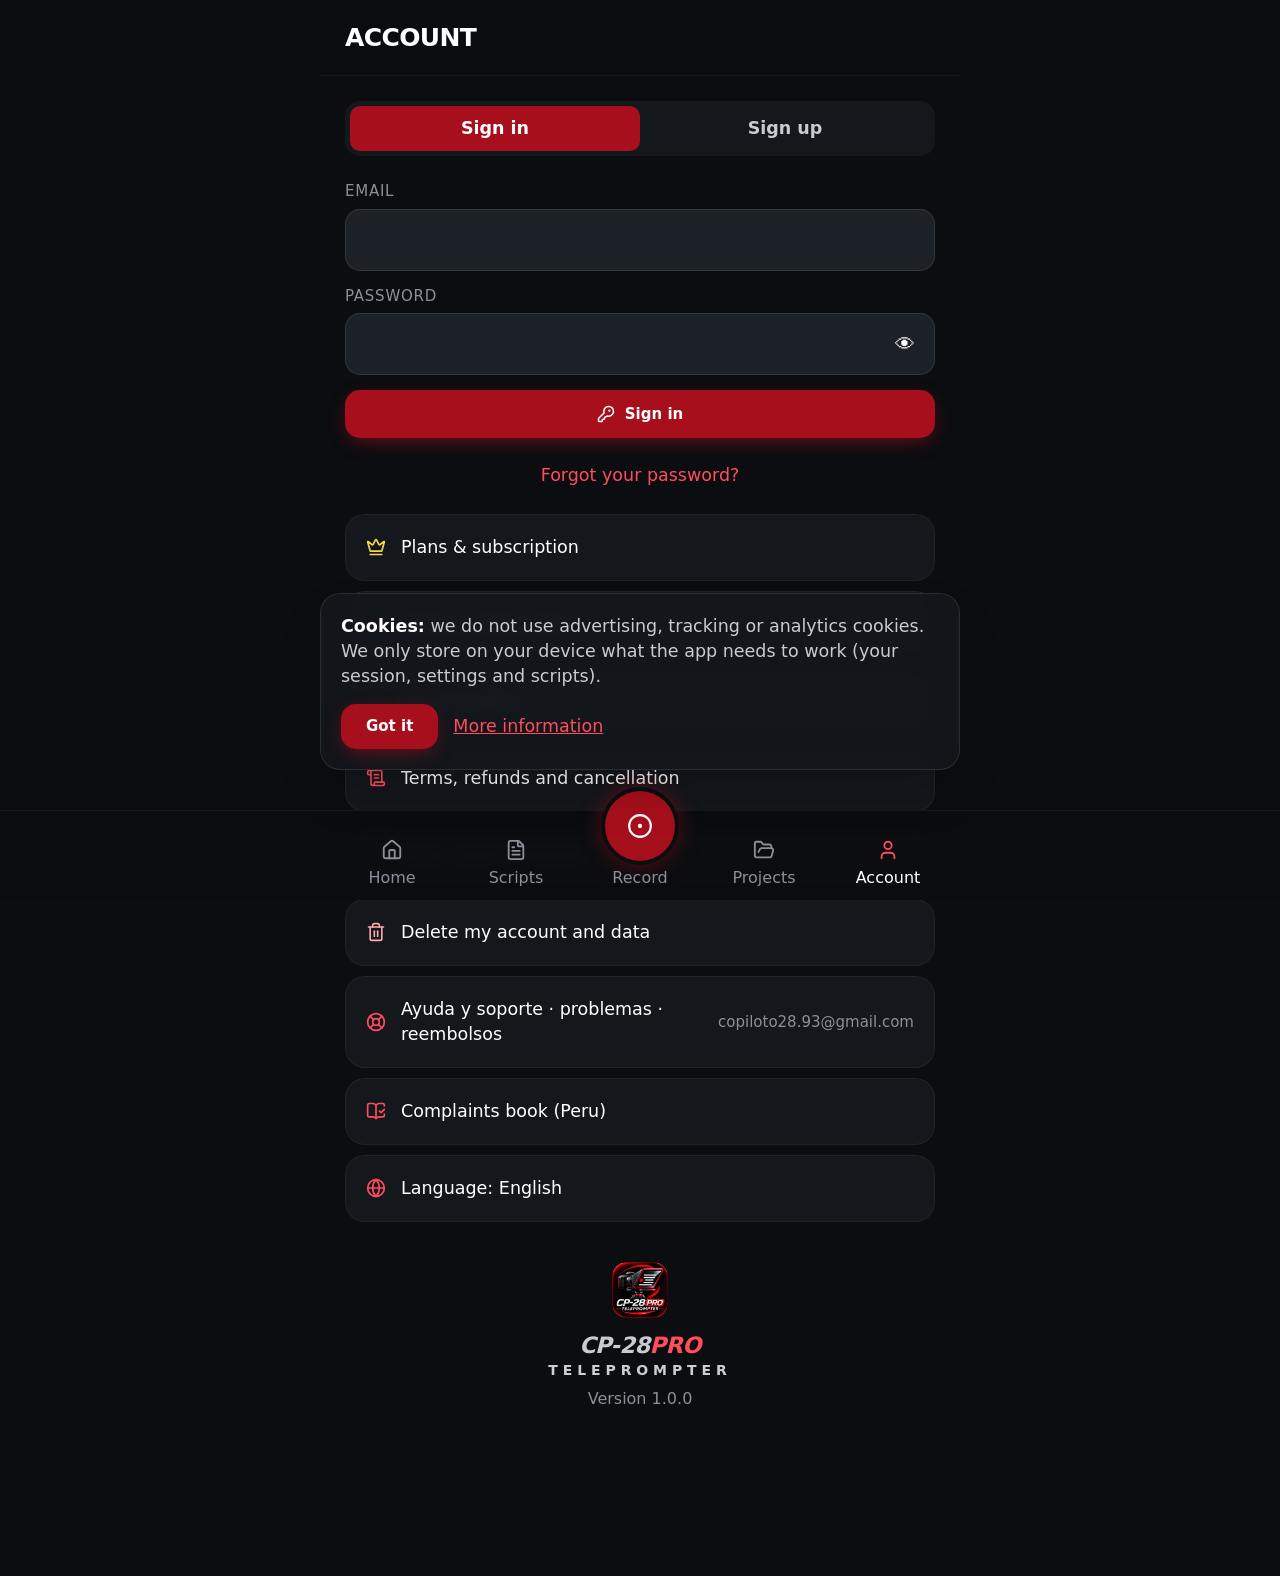
<file: index.html>
<!doctype html>
<html lang="es">
  <head>
    <meta charset="UTF-8" />
    <meta name="viewport" content="width=device-width, initial-scale=1.0, viewport-fit=cover" />
    <meta name="theme-color" content="#0B0D10" />
    <meta name="mobile-web-app-capable" content="yes" />
    <meta name="apple-mobile-web-app-capable" content="yes" />
    <meta name="apple-mobile-web-app-status-bar-style" content="black-translucent" />
    <meta name="description" content="CP-28PRO TELEPROMPTER — graba leyendo tu guion sobre la cámara." />
    <link rel="icon" type="image/png" href="/favicon.png" />
    <link rel="apple-touch-icon" href="/icons/apple-touch-icon.png" />
    <title>CP-28PRO TELEPROMPTER</title>
    <script type="module" crossorigin src="/assets/index-DYLykwIB.js"></script>
    <link rel="modulepreload" crossorigin href="/assets/react-replSXjp.js">
    <link rel="modulepreload" crossorigin href="/assets/supabase-DpEeLox_.js">
    <link rel="modulepreload" crossorigin href="/assets/dexie-078fn-ZK.js">
    <link rel="stylesheet" crossorigin href="/assets/index-CzDIpcFx.css">
  <link rel="manifest" href="/manifest.webmanifest"></head>
  <body class="bg-carbon text-white">
    <div id="splash" style="position:fixed;inset:0;background:#0B0D10;display:flex;align-items:center;justify-content:center;z-index:9999">
      <img src="/logo.png" alt="CP-28PRO" style="width:160px;height:160px" />
    </div>
    <div id="root"></div>
  </body>
</html>
</file>
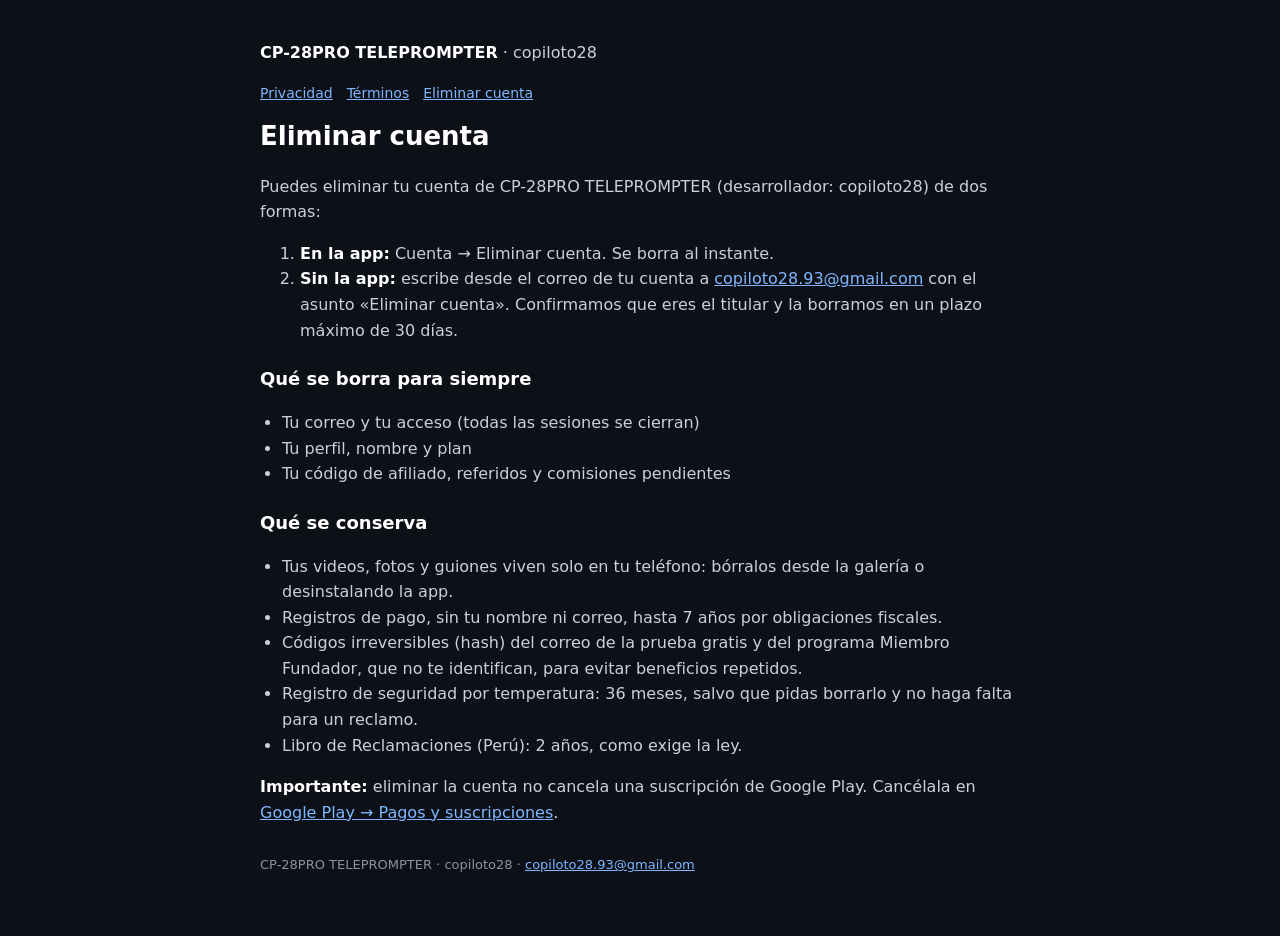
<file: eliminar-cuenta/index.html>
<!doctype html><html lang="es"><head><meta charset="utf-8"><meta name="viewport" content="width=device-width,initial-scale=1"><title>Eliminar cuenta · CP-28PRO TELEPROMPTER</title><meta name="robots" content="index,follow"><link rel="stylesheet" href="/s.css"></head><body><main><p><b>CP-28PRO TELEPROMPTER</b> · copiloto28</p><nav><a href="/privacidad">Privacidad</a><a href="/terminos">Términos</a><a href="/eliminar-cuenta">Eliminar cuenta</a></nav><h1>Eliminar cuenta</h1><p>Puedes eliminar tu cuenta de CP-28PRO TELEPROMPTER (desarrollador: copiloto28) de dos formas:</p><ol><li><b>En la app:</b> Cuenta → Eliminar cuenta. Se borra al instante.</li><li><b>Sin la app:</b> escribe desde el correo de tu cuenta a <a href="mailto:copiloto28.93@gmail.com?subject=Eliminar%20cuenta%20CP-28PRO">copiloto28.93@gmail.com</a> con el asunto «Eliminar cuenta». Confirmamos que eres el titular y la borramos en un plazo máximo de 30 días.</li></ol><h2>Qué se borra para siempre</h2><ul><li>Tu correo y tu acceso (todas las sesiones se cierran)</li><li>Tu perfil, nombre y plan</li><li>Tu código de afiliado, referidos y comisiones pendientes</li></ul><h2>Qué se conserva</h2><ul><li>Tus videos, fotos y guiones viven solo en tu teléfono: bórralos desde la galería o desinstalando la app.</li><li>Registros de pago, sin tu nombre ni correo, hasta 7 años por obligaciones fiscales.</li><li>Códigos irreversibles (hash) del correo de la prueba gratis y del programa Miembro Fundador, que no te identifican, para evitar beneficios repetidos.</li><li>Registro de seguridad por temperatura: 36 meses, salvo que pidas borrarlo y no haga falta para un reclamo.</li><li>Libro de Reclamaciones (Perú): 2 años, como exige la ley.</li></ul><p><b>Importante:</b> eliminar la cuenta no cancela una suscripción de Google Play. Cancélala en <a href="https://play.google.com/store/account/subscriptions?package=com.copiloto28.cp28pro">Google Play → Pagos y suscripciones</a>.</p><footer>CP-28PRO TELEPROMPTER · copiloto28 · <a href="mailto:copiloto28.93@gmail.com">copiloto28.93@gmail.com</a></footer></main></body></html>
</file>
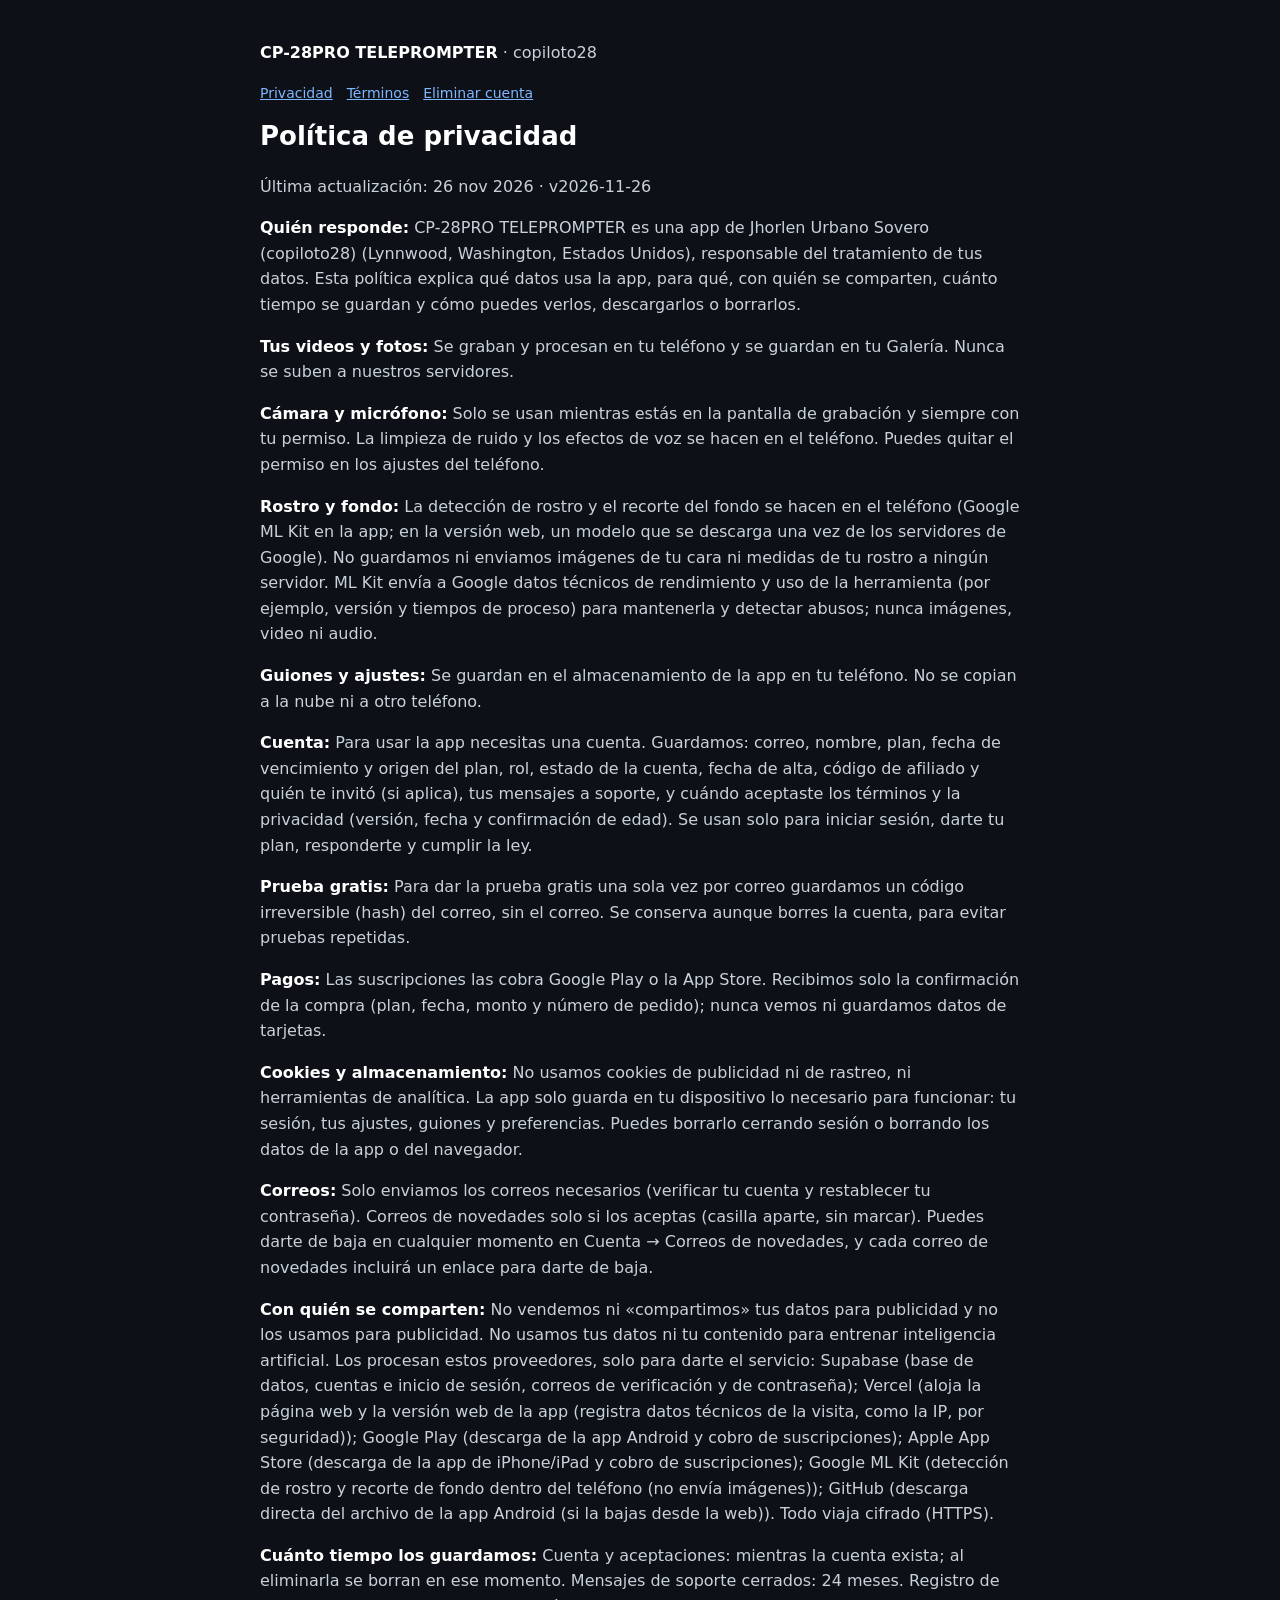
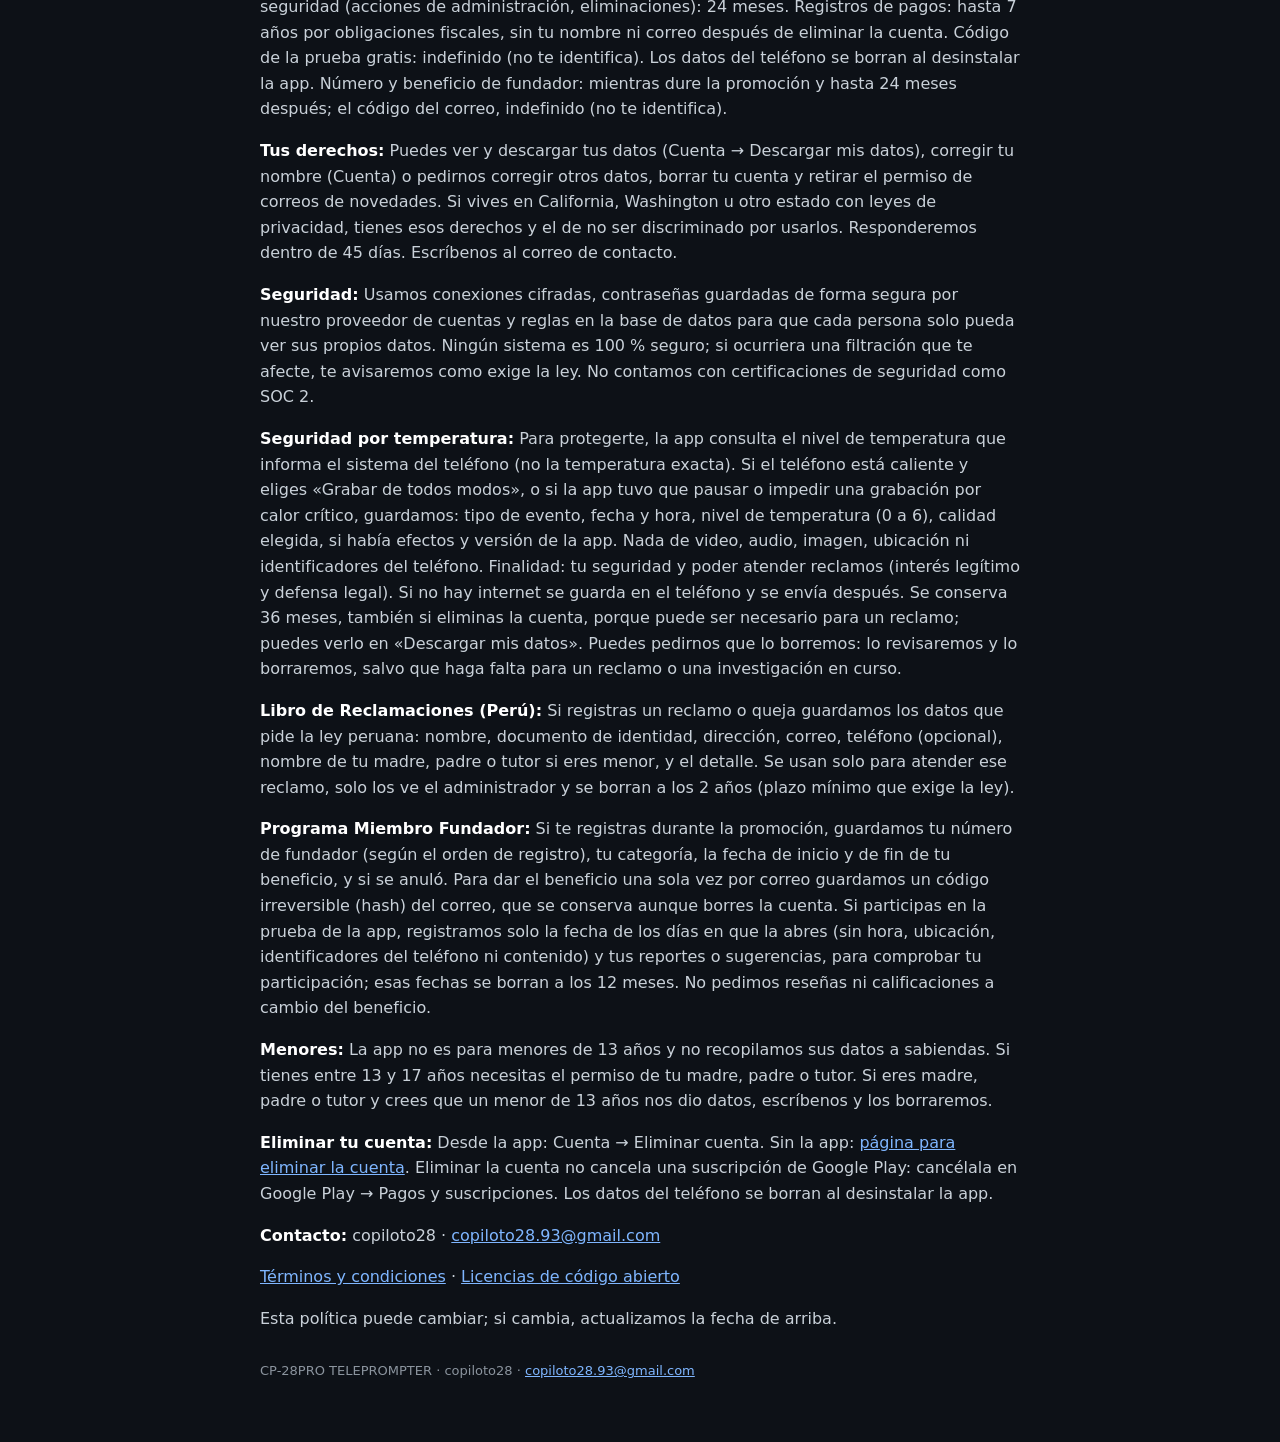
<file: privacidad/index.html>
<!doctype html><html lang="es"><head><meta charset="utf-8"><meta name="viewport" content="width=device-width,initial-scale=1"><title>Política de privacidad · CP-28PRO TELEPROMPTER</title><meta name="robots" content="index,follow"><link rel="stylesheet" href="/s.css"></head><body><main><p><b>CP-28PRO TELEPROMPTER</b> · copiloto28</p><nav><a href="/privacidad">Privacidad</a><a href="/terminos">Términos</a><a href="/eliminar-cuenta">Eliminar cuenta</a></nav><h1>Política de privacidad</h1><p>Última actualización: 26 nov 2026 · v2026-11-26</p><p><b>Quién responde:</b> CP-28PRO TELEPROMPTER es una app de Jhorlen Urbano Sovero (copiloto28) (Lynnwood, Washington, Estados Unidos), responsable del tratamiento de tus datos. Esta política explica qué datos usa la app, para qué, con quién se comparten, cuánto tiempo se guardan y cómo puedes verlos, descargarlos o borrarlos.</p><p><b>Tus videos y fotos:</b> Se graban y procesan en tu teléfono y se guardan en tu Galería. Nunca se suben a nuestros servidores.</p><p><b>Cámara y micrófono:</b> Solo se usan mientras estás en la pantalla de grabación y siempre con tu permiso. La limpieza de ruido y los efectos de voz se hacen en el teléfono. Puedes quitar el permiso en los ajustes del teléfono.</p><p><b>Rostro y fondo:</b> La detección de rostro y el recorte del fondo se hacen en el teléfono (Google ML Kit en la app; en la versión web, un modelo que se descarga una vez de los servidores de Google). No guardamos ni enviamos imágenes de tu cara ni medidas de tu rostro a ningún servidor. ML Kit envía a Google datos técnicos de rendimiento y uso de la herramienta (por ejemplo, versión y tiempos de proceso) para mantenerla y detectar abusos; nunca imágenes, video ni audio.</p><p><b>Guiones y ajustes:</b> Se guardan en el almacenamiento de la app en tu teléfono. No se copian a la nube ni a otro teléfono.</p><p><b>Cuenta:</b> Para usar la app necesitas una cuenta. Guardamos: correo, nombre, plan, fecha de vencimiento y origen del plan, rol, estado de la cuenta, fecha de alta, código de afiliado y quién te invitó (si aplica), tus mensajes a soporte, y cuándo aceptaste los términos y la privacidad (versión, fecha y confirmación de edad). Se usan solo para iniciar sesión, darte tu plan, responderte y cumplir la ley.</p><p><b>Prueba gratis:</b> Para dar la prueba gratis una sola vez por correo guardamos un código irreversible (hash) del correo, sin el correo. Se conserva aunque borres la cuenta, para evitar pruebas repetidas.</p><p><b>Pagos:</b> Las suscripciones las cobra Google Play o la App Store. Recibimos solo la confirmación de la compra (plan, fecha, monto y número de pedido); nunca vemos ni guardamos datos de tarjetas.</p><p><b>Cookies y almacenamiento:</b> No usamos cookies de publicidad ni de rastreo, ni herramientas de analítica. La app solo guarda en tu dispositivo lo necesario para funcionar: tu sesión, tus ajustes, guiones y preferencias. Puedes borrarlo cerrando sesión o borrando los datos de la app o del navegador.</p><p><b>Correos:</b> Solo enviamos los correos necesarios (verificar tu cuenta y restablecer tu contraseña). Correos de novedades solo si los aceptas (casilla aparte, sin marcar). Puedes darte de baja en cualquier momento en Cuenta → Correos de novedades, y cada correo de novedades incluirá un enlace para darte de baja.</p><p><b>Con quién se comparten:</b> No vendemos ni «compartimos» tus datos para publicidad y no los usamos para publicidad. No usamos tus datos ni tu contenido para entrenar inteligencia artificial. Los procesan estos proveedores, solo para darte el servicio: Supabase (base de datos, cuentas e inicio de sesión, correos de verificación y de contraseña); Vercel (aloja la página web y la versión web de la app (registra datos técnicos de la visita, como la IP, por seguridad)); Google Play (descarga de la app Android y cobro de suscripciones); Apple App Store (descarga de la app de iPhone/iPad y cobro de suscripciones); Google ML Kit (detección de rostro y recorte de fondo dentro del teléfono (no envía imágenes)); GitHub (descarga directa del archivo de la app Android (si la bajas desde la web)). Todo viaja cifrado (HTTPS).</p><p><b>Cuánto tiempo los guardamos:</b> Cuenta y aceptaciones: mientras la cuenta exista; al eliminarla se borran en ese momento. Mensajes de soporte cerrados: 24 meses. Registro de seguridad (acciones de administración, eliminaciones): 24 meses. Registros de pagos: hasta 7 años por obligaciones fiscales, sin tu nombre ni correo después de eliminar la cuenta. Código de la prueba gratis: indefinido (no te identifica). Los datos del teléfono se borran al desinstalar la app. Número y beneficio de fundador: mientras dure la promoción y hasta 24 meses después; el código del correo, indefinido (no te identifica).</p><p><b>Tus derechos:</b> Puedes ver y descargar tus datos (Cuenta → Descargar mis datos), corregir tu nombre (Cuenta) o pedirnos corregir otros datos, borrar tu cuenta y retirar el permiso de correos de novedades. Si vives en California, Washington u otro estado con leyes de privacidad, tienes esos derechos y el de no ser discriminado por usarlos. Responderemos dentro de 45 días. Escríbenos al correo de contacto.</p><p><b>Seguridad:</b> Usamos conexiones cifradas, contraseñas guardadas de forma segura por nuestro proveedor de cuentas y reglas en la base de datos para que cada persona solo pueda ver sus propios datos. Ningún sistema es 100 % seguro; si ocurriera una filtración que te afecte, te avisaremos como exige la ley. No contamos con certificaciones de seguridad como SOC 2.</p><p><b>Seguridad por temperatura:</b> Para protegerte, la app consulta el nivel de temperatura que informa el sistema del teléfono (no la temperatura exacta). Si el teléfono está caliente y eliges «Grabar de todos modos», o si la app tuvo que pausar o impedir una grabación por calor crítico, guardamos: tipo de evento, fecha y hora, nivel de temperatura (0 a 6), calidad elegida, si había efectos y versión de la app. Nada de video, audio, imagen, ubicación ni identificadores del teléfono. Finalidad: tu seguridad y poder atender reclamos (interés legítimo y defensa legal). Si no hay internet se guarda en el teléfono y se envía después. Se conserva 36 meses, también si eliminas la cuenta, porque puede ser necesario para un reclamo; puedes verlo en «Descargar mis datos». Puedes pedirnos que lo borremos: lo revisaremos y lo borraremos, salvo que haga falta para un reclamo o una investigación en curso.</p><p><b>Libro de Reclamaciones (Perú):</b> Si registras un reclamo o queja guardamos los datos que pide la ley peruana: nombre, documento de identidad, dirección, correo, teléfono (opcional), nombre de tu madre, padre o tutor si eres menor, y el detalle. Se usan solo para atender ese reclamo, solo los ve el administrador y se borran a los 2 años (plazo mínimo que exige la ley).</p><p><b>Programa Miembro Fundador:</b> Si te registras durante la promoción, guardamos tu número de fundador (según el orden de registro), tu categoría, la fecha de inicio y de fin de tu beneficio, y si se anuló. Para dar el beneficio una sola vez por correo guardamos un código irreversible (hash) del correo, que se conserva aunque borres la cuenta. Si participas en la prueba de la app, registramos solo la fecha de los días en que la abres (sin hora, ubicación, identificadores del teléfono ni contenido) y tus reportes o sugerencias, para comprobar tu participación; esas fechas se borran a los 12 meses. No pedimos reseñas ni calificaciones a cambio del beneficio.</p><p><b>Menores:</b> La app no es para menores de 13 años y no recopilamos sus datos a sabiendas. Si tienes entre 13 y 17 años necesitas el permiso de tu madre, padre o tutor. Si eres madre, padre o tutor y crees que un menor de 13 años nos dio datos, escríbenos y los borraremos.</p><p><b>Eliminar tu cuenta:</b> Desde la app: Cuenta → Eliminar cuenta. Sin la app: <a href="/eliminar-cuenta">página para eliminar la cuenta</a>. Eliminar la cuenta no cancela una suscripción de Google Play: cancélala en Google Play → Pagos y suscripciones. Los datos del teléfono se borran al desinstalar la app.</p><p><b>Contacto:</b> copiloto28 · <a href="mailto:copiloto28.93@gmail.com?subject=Privacidad%20CP-28PRO">copiloto28.93@gmail.com</a></p><p><a href="/terminos">Términos y condiciones</a> · <a href="https://cp-28pro-teleprompter-copiloto-28.vercel.app/licencias">Licencias de código abierto</a></p><p>Esta política puede cambiar; si cambia, actualizamos la fecha de arriba.</p><footer>CP-28PRO TELEPROMPTER · copiloto28 · <a href="mailto:copiloto28.93@gmail.com">copiloto28.93@gmail.com</a></footer></main></body></html>
</file>
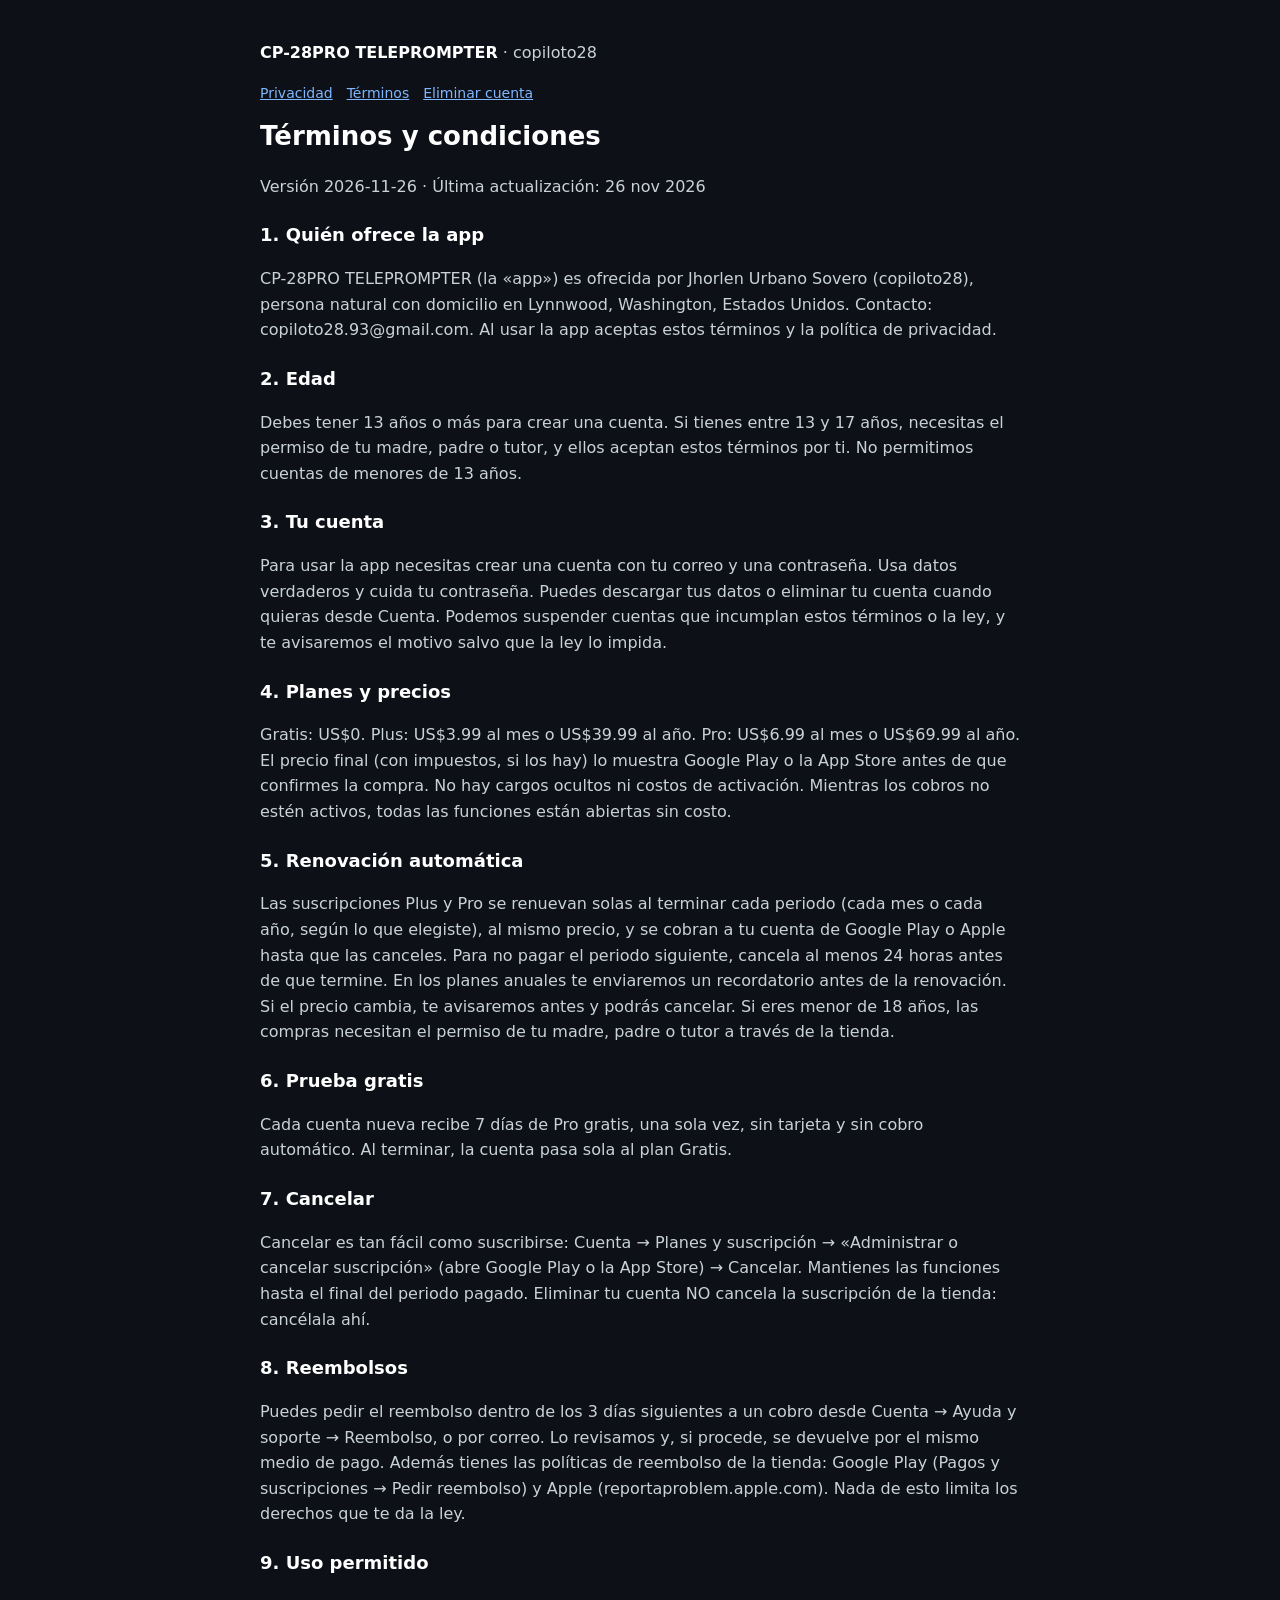
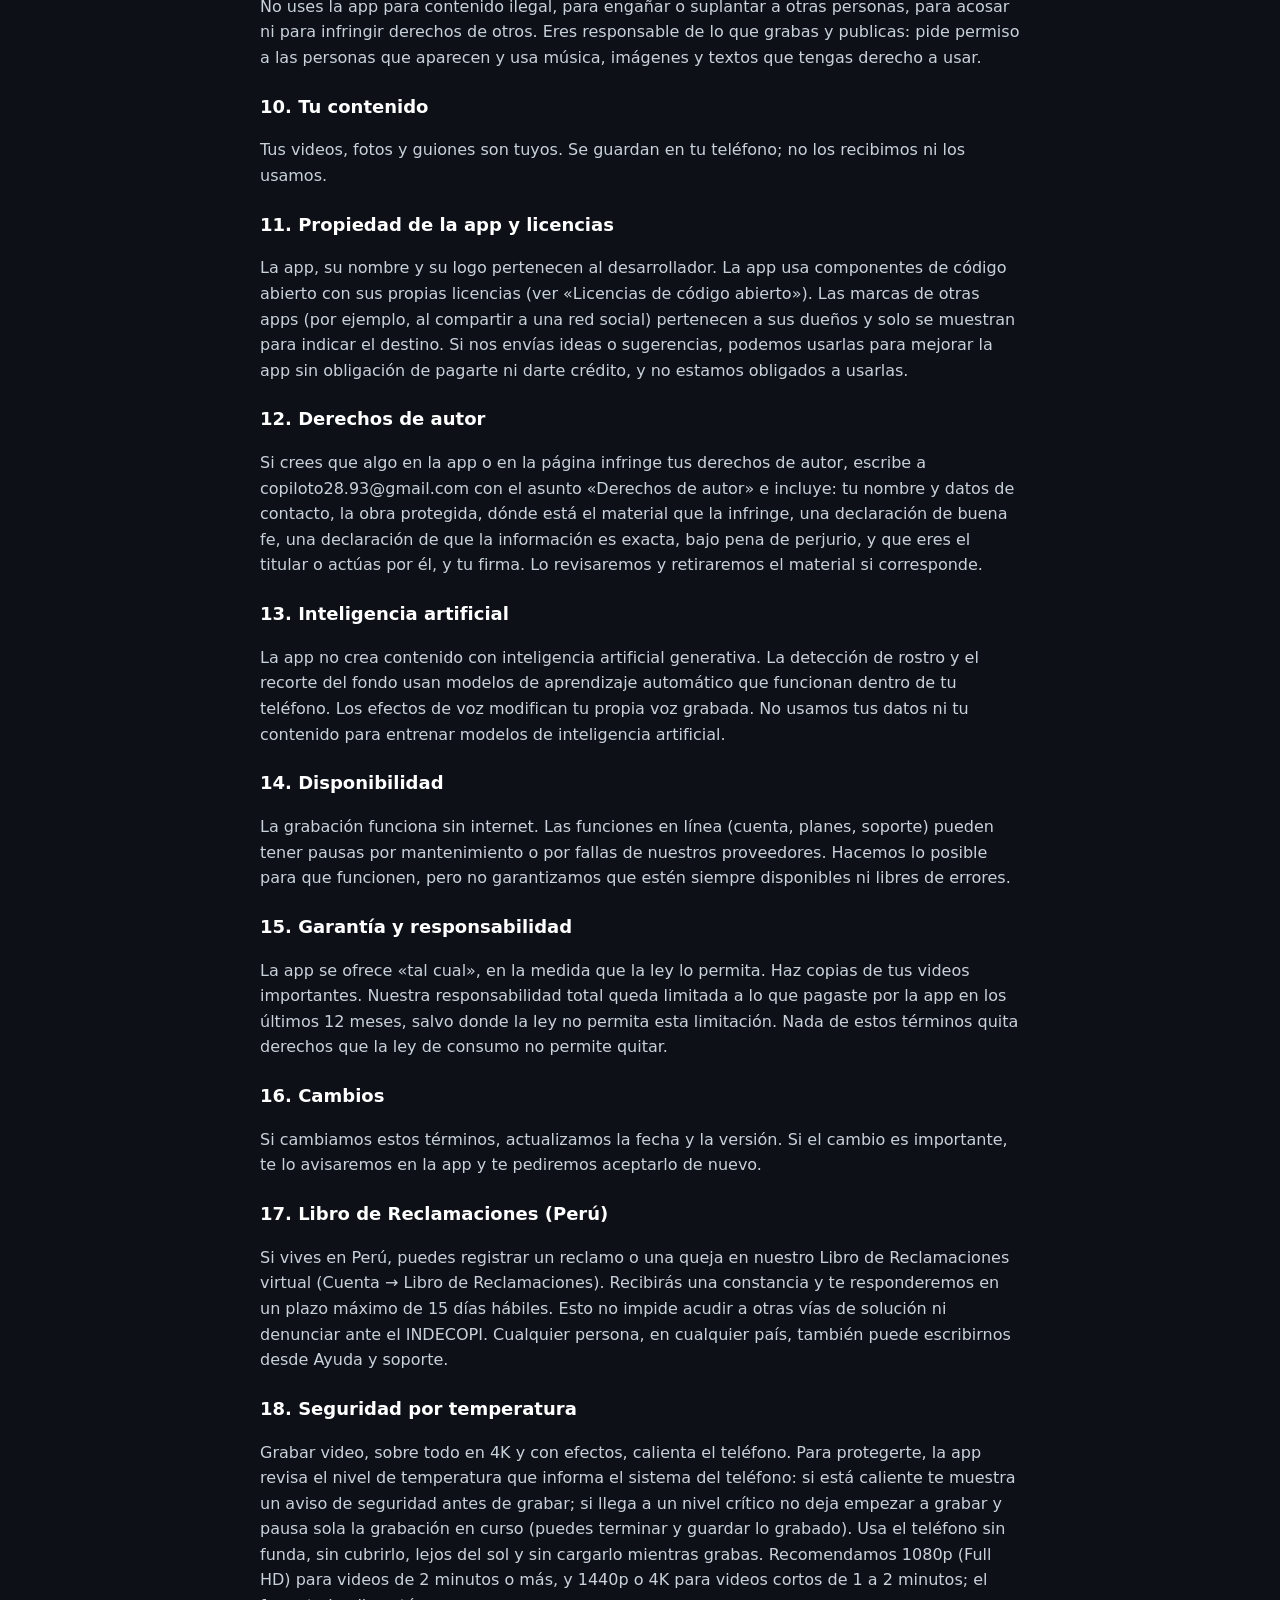
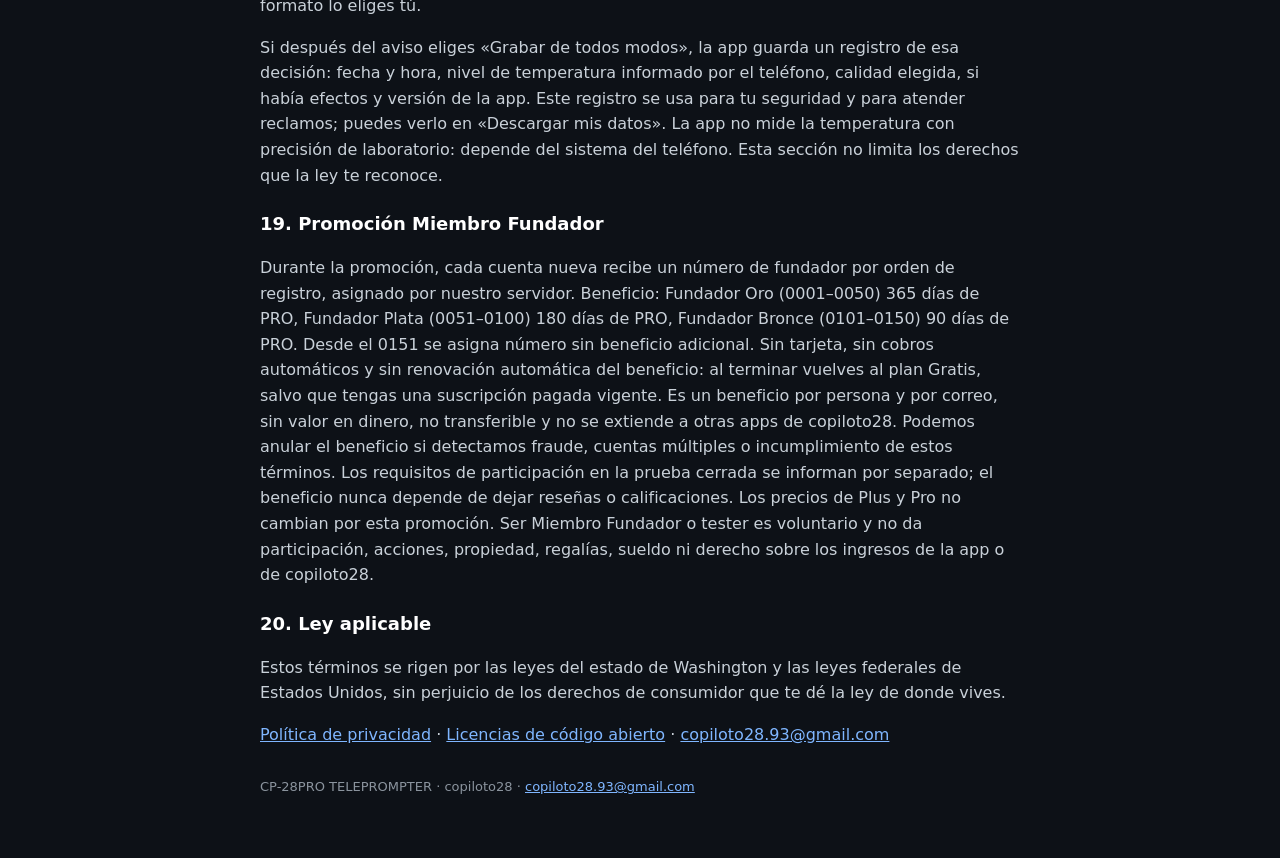
<file: terminos/index.html>
<!doctype html><html lang="es"><head><meta charset="utf-8"><meta name="viewport" content="width=device-width,initial-scale=1"><title>Términos y condiciones · CP-28PRO TELEPROMPTER</title><meta name="robots" content="index,follow"><link rel="stylesheet" href="/s.css"></head><body><main><p><b>CP-28PRO TELEPROMPTER</b> · copiloto28</p><nav><a href="/privacidad">Privacidad</a><a href="/terminos">Términos</a><a href="/eliminar-cuenta">Eliminar cuenta</a></nav><h1>Términos y condiciones</h1><p>Versión 2026-11-26 · Última actualización: 26 nov 2026</p><section><h2>1. Quién ofrece la app</h2><p>CP-28PRO TELEPROMPTER (la «app») es ofrecida por Jhorlen Urbano Sovero (copiloto28), persona natural con domicilio en Lynnwood, Washington, Estados Unidos. Contacto: copiloto28.93@gmail.com. Al usar la app aceptas estos términos y la política de privacidad.</p></section><section><h2>2. Edad</h2><p>Debes tener 13 años o más para crear una cuenta. Si tienes entre 13 y 17 años, necesitas el permiso de tu madre, padre o tutor, y ellos aceptan estos términos por ti. No permitimos cuentas de menores de 13 años.</p></section><section><h2>3. Tu cuenta</h2><p>Para usar la app necesitas crear una cuenta con tu correo y una contraseña. Usa datos verdaderos y cuida tu contraseña. Puedes descargar tus datos o eliminar tu cuenta cuando quieras desde Cuenta. Podemos suspender cuentas que incumplan estos términos o la ley, y te avisaremos el motivo salvo que la ley lo impida.</p></section><section><h2>4. Planes y precios</h2><p>Gratis: US$0. Plus: US$3.99 al mes o US$39.99 al año. Pro: US$6.99 al mes o US$69.99 al año. El precio final (con impuestos, si los hay) lo muestra Google Play o la App Store antes de que confirmes la compra. No hay cargos ocultos ni costos de activación. Mientras los cobros no estén activos, todas las funciones están abiertas sin costo.</p></section><section><h2>5. Renovación automática</h2><p>Las suscripciones Plus y Pro se renuevan solas al terminar cada periodo (cada mes o cada año, según lo que elegiste), al mismo precio, y se cobran a tu cuenta de Google Play o Apple hasta que las canceles. Para no pagar el periodo siguiente, cancela al menos 24 horas antes de que termine. En los planes anuales te enviaremos un recordatorio antes de la renovación. Si el precio cambia, te avisaremos antes y podrás cancelar. Si eres menor de 18 años, las compras necesitan el permiso de tu madre, padre o tutor a través de la tienda.</p></section><section><h2>6. Prueba gratis</h2><p>Cada cuenta nueva recibe 7 días de Pro gratis, una sola vez, sin tarjeta y sin cobro automático. Al terminar, la cuenta pasa sola al plan Gratis.</p></section><section><h2>7. Cancelar</h2><p>Cancelar es tan fácil como suscribirse: Cuenta → Planes y suscripción → «Administrar o cancelar suscripción» (abre Google Play o la App Store) → Cancelar. Mantienes las funciones hasta el final del periodo pagado. Eliminar tu cuenta NO cancela la suscripción de la tienda: cancélala ahí.</p></section><section><h2>8. Reembolsos</h2><p>Puedes pedir el reembolso dentro de los 3 días siguientes a un cobro desde Cuenta → Ayuda y soporte → Reembolso, o por correo. Lo revisamos y, si procede, se devuelve por el mismo medio de pago. Además tienes las políticas de reembolso de la tienda: Google Play (Pagos y suscripciones → Pedir reembolso) y Apple (reportaproblem.apple.com). Nada de esto limita los derechos que te da la ley.</p></section><section><h2>9. Uso permitido</h2><p>No uses la app para contenido ilegal, para engañar o suplantar a otras personas, para acosar ni para infringir derechos de otros. Eres responsable de lo que grabas y publicas: pide permiso a las personas que aparecen y usa música, imágenes y textos que tengas derecho a usar.</p></section><section><h2>10. Tu contenido</h2><p>Tus videos, fotos y guiones son tuyos. Se guardan en tu teléfono; no los recibimos ni los usamos.</p></section><section><h2>11. Propiedad de la app y licencias</h2><p>La app, su nombre y su logo pertenecen al desarrollador. La app usa componentes de código abierto con sus propias licencias (ver «Licencias de código abierto»). Las marcas de otras apps (por ejemplo, al compartir a una red social) pertenecen a sus dueños y solo se muestran para indicar el destino. Si nos envías ideas o sugerencias, podemos usarlas para mejorar la app sin obligación de pagarte ni darte crédito, y no estamos obligados a usarlas.</p></section><section><h2>12. Derechos de autor</h2><p>Si crees que algo en la app o en la página infringe tus derechos de autor, escribe a copiloto28.93@gmail.com con el asunto «Derechos de autor» e incluye: tu nombre y datos de contacto, la obra protegida, dónde está el material que la infringe, una declaración de buena fe, una declaración de que la información es exacta, bajo pena de perjurio, y que eres el titular o actúas por él, y tu firma. Lo revisaremos y retiraremos el material si corresponde.</p></section><section><h2>13. Inteligencia artificial</h2><p>La app no crea contenido con inteligencia artificial generativa. La detección de rostro y el recorte del fondo usan modelos de aprendizaje automático que funcionan dentro de tu teléfono. Los efectos de voz modifican tu propia voz grabada. No usamos tus datos ni tu contenido para entrenar modelos de inteligencia artificial.</p></section><section><h2>14. Disponibilidad</h2><p>La grabación funciona sin internet. Las funciones en línea (cuenta, planes, soporte) pueden tener pausas por mantenimiento o por fallas de nuestros proveedores. Hacemos lo posible para que funcionen, pero no garantizamos que estén siempre disponibles ni libres de errores.</p></section><section><h2>15. Garantía y responsabilidad</h2><p>La app se ofrece «tal cual», en la medida que la ley lo permita. Haz copias de tus videos importantes. Nuestra responsabilidad total queda limitada a lo que pagaste por la app en los últimos 12 meses, salvo donde la ley no permita esta limitación. Nada de estos términos quita derechos que la ley de consumo no permite quitar.</p></section><section><h2>16. Cambios</h2><p>Si cambiamos estos términos, actualizamos la fecha y la versión. Si el cambio es importante, te lo avisaremos en la app y te pediremos aceptarlo de nuevo.</p></section><section><h2>17. Libro de Reclamaciones (Perú)</h2><p>Si vives en Perú, puedes registrar un reclamo o una queja en nuestro Libro de Reclamaciones virtual (Cuenta → Libro de Reclamaciones). Recibirás una constancia y te responderemos en un plazo máximo de 15 días hábiles. Esto no impide acudir a otras vías de solución ni denunciar ante el INDECOPI. Cualquier persona, en cualquier país, también puede escribirnos desde Ayuda y soporte.</p></section><section><h2>18. Seguridad por temperatura</h2><p>Grabar video, sobre todo en 4K y con efectos, calienta el teléfono. Para protegerte, la app revisa el nivel de temperatura que informa el sistema del teléfono: si está caliente te muestra un aviso de seguridad antes de grabar; si llega a un nivel crítico no deja empezar a grabar y pausa sola la grabación en curso (puedes terminar y guardar lo grabado). Usa el teléfono sin funda, sin cubrirlo, lejos del sol y sin cargarlo mientras grabas. Recomendamos 1080p (Full HD) para videos de 2 minutos o más, y 1440p o 4K para videos cortos de 1 a 2 minutos; el formato lo eliges tú.</p><p>Si después del aviso eliges «Grabar de todos modos», la app guarda un registro de esa decisión: fecha y hora, nivel de temperatura informado por el teléfono, calidad elegida, si había efectos y versión de la app. Este registro se usa para tu seguridad y para atender reclamos; puedes verlo en «Descargar mis datos». La app no mide la temperatura con precisión de laboratorio: depende del sistema del teléfono. Esta sección no limita los derechos que la ley te reconoce.</p></section><section><h2>19. Promoción Miembro Fundador</h2><p>Durante la promoción, cada cuenta nueva recibe un número de fundador por orden de registro, asignado por nuestro servidor. Beneficio: Fundador Oro (0001–0050) 365 días de PRO, Fundador Plata (0051–0100) 180 días de PRO, Fundador Bronce (0101–0150) 90 días de PRO. Desde el 0151 se asigna número sin beneficio adicional. Sin tarjeta, sin cobros automáticos y sin renovación automática del beneficio: al terminar vuelves al plan Gratis, salvo que tengas una suscripción pagada vigente. Es un beneficio por persona y por correo, sin valor en dinero, no transferible y no se extiende a otras apps de copiloto28. Podemos anular el beneficio si detectamos fraude, cuentas múltiples o incumplimiento de estos términos. Los requisitos de participación en la prueba cerrada se informan por separado; el beneficio nunca depende de dejar reseñas o calificaciones. Los precios de Plus y Pro no cambian por esta promoción. Ser Miembro Fundador o tester es voluntario y no da participación, acciones, propiedad, regalías, sueldo ni derecho sobre los ingresos de la app o de copiloto28.</p></section><section><h2>20. Ley aplicable</h2><p>Estos términos se rigen por las leyes del estado de Washington y las leyes federales de Estados Unidos, sin perjuicio de los derechos de consumidor que te dé la ley de donde vives.</p></section><p><a href="/privacidad">Política de privacidad</a> · <a href="https://cp-28pro-teleprompter-copiloto-28.vercel.app/licencias">Licencias de código abierto</a> · <a href="mailto:copiloto28.93@gmail.com?subject=T%C3%A9rminos%20CP-28PRO">copiloto28.93@gmail.com</a></p><footer>CP-28PRO TELEPROMPTER · copiloto28 · <a href="mailto:copiloto28.93@gmail.com">copiloto28.93@gmail.com</a></footer></main></body></html>
</file>
<file: assets/index-CzDIpcFx.css>
*,:before,:after{--tw-border-spacing-x: 0;--tw-border-spacing-y: 0;--tw-translate-x: 0;--tw-translate-y: 0;--tw-rotate: 0;--tw-skew-x: 0;--tw-skew-y: 0;--tw-scale-x: 1;--tw-scale-y: 1;--tw-pan-x: ;--tw-pan-y: ;--tw-pinch-zoom: ;--tw-scroll-snap-strictness: proximity;--tw-gradient-from-position: ;--tw-gradient-via-position: ;--tw-gradient-to-position: ;--tw-ordinal: ;--tw-slashed-zero: ;--tw-numeric-figure: ;--tw-numeric-spacing: ;--tw-numeric-fraction: ;--tw-ring-inset: ;--tw-ring-offset-width: 0px;--tw-ring-offset-color: #fff;--tw-ring-color: rgb(59 130 246 / .5);--tw-ring-offset-shadow: 0 0 #0000;--tw-ring-shadow: 0 0 #0000;--tw-shadow: 0 0 #0000;--tw-shadow-colored: 0 0 #0000;--tw-blur: ;--tw-brightness: ;--tw-contrast: ;--tw-grayscale: ;--tw-hue-rotate: ;--tw-invert: ;--tw-saturate: ;--tw-sepia: ;--tw-drop-shadow: ;--tw-backdrop-blur: ;--tw-backdrop-brightness: ;--tw-backdrop-contrast: ;--tw-backdrop-grayscale: ;--tw-backdrop-hue-rotate: ;--tw-backdrop-invert: ;--tw-backdrop-opacity: ;--tw-backdrop-saturate: ;--tw-backdrop-sepia: ;--tw-contain-size: ;--tw-contain-layout: ;--tw-contain-paint: ;--tw-contain-style: }::backdrop{--tw-border-spacing-x: 0;--tw-border-spacing-y: 0;--tw-translate-x: 0;--tw-translate-y: 0;--tw-rotate: 0;--tw-skew-x: 0;--tw-skew-y: 0;--tw-scale-x: 1;--tw-scale-y: 1;--tw-pan-x: ;--tw-pan-y: ;--tw-pinch-zoom: ;--tw-scroll-snap-strictness: proximity;--tw-gradient-from-position: ;--tw-gradient-via-position: ;--tw-gradient-to-position: ;--tw-ordinal: ;--tw-slashed-zero: ;--tw-numeric-figure: ;--tw-numeric-spacing: ;--tw-numeric-fraction: ;--tw-ring-inset: ;--tw-ring-offset-width: 0px;--tw-ring-offset-color: #fff;--tw-ring-color: rgb(59 130 246 / .5);--tw-ring-offset-shadow: 0 0 #0000;--tw-ring-shadow: 0 0 #0000;--tw-shadow: 0 0 #0000;--tw-shadow-colored: 0 0 #0000;--tw-blur: ;--tw-brightness: ;--tw-contrast: ;--tw-grayscale: ;--tw-hue-rotate: ;--tw-invert: ;--tw-saturate: ;--tw-sepia: ;--tw-drop-shadow: ;--tw-backdrop-blur: ;--tw-backdrop-brightness: ;--tw-backdrop-contrast: ;--tw-backdrop-grayscale: ;--tw-backdrop-hue-rotate: ;--tw-backdrop-invert: ;--tw-backdrop-opacity: ;--tw-backdrop-saturate: ;--tw-backdrop-sepia: ;--tw-contain-size: ;--tw-contain-layout: ;--tw-contain-paint: ;--tw-contain-style: }*,:before,:after{box-sizing:border-box;border-width:0;border-style:solid;border-color:#e5e7eb}:before,:after{--tw-content: ""}html,:host{line-height:1.5;-webkit-text-size-adjust:100%;-moz-tab-size:4;-o-tab-size:4;tab-size:4;font-family:Inter,system-ui,sans-serif;font-feature-settings:normal;font-variation-settings:normal;-webkit-tap-highlight-color:transparent}body{margin:0;line-height:inherit}hr{height:0;color:inherit;border-top-width:1px}abbr:where([title]){-webkit-text-decoration:underline dotted;text-decoration:underline dotted}h1,h2,h3,h4,h5,h6{font-size:inherit;font-weight:inherit}a{color:inherit;text-decoration:inherit}b,strong{font-weight:bolder}code,kbd,samp,pre{font-family:ui-monospace,SFMono-Regular,Menlo,Monaco,Consolas,Liberation Mono,Courier New,monospace;font-feature-settings:normal;font-variation-settings:normal;font-size:1em}small{font-size:80%}sub,sup{font-size:75%;line-height:0;position:relative;vertical-align:baseline}sub{bottom:-.25em}sup{top:-.5em}table{text-indent:0;border-color:inherit;border-collapse:collapse}button,input,optgroup,select,textarea{font-family:inherit;font-feature-settings:inherit;font-variation-settings:inherit;font-size:100%;font-weight:inherit;line-height:inherit;letter-spacing:inherit;color:inherit;margin:0;padding:0}button,select{text-transform:none}button,input:where([type=button]),input:where([type=reset]),input:where([type=submit]){-webkit-appearance:button;background-color:transparent;background-image:none}:-moz-focusring{outline:auto}:-moz-ui-invalid{box-shadow:none}progress{vertical-align:baseline}::-webkit-inner-spin-button,::-webkit-outer-spin-button{height:auto}[type=search]{-webkit-appearance:textfield;outline-offset:-2px}::-webkit-search-decoration{-webkit-appearance:none}::-webkit-file-upload-button{-webkit-appearance:button;font:inherit}summary{display:list-item}blockquote,dl,dd,h1,h2,h3,h4,h5,h6,hr,figure,p,pre{margin:0}fieldset{margin:0;padding:0}legend{padding:0}ol,ul,menu{list-style:none;margin:0;padding:0}dialog{padding:0}textarea{resize:vertical}input::-moz-placeholder,textarea::-moz-placeholder{opacity:1;color:#9ca3af}input::placeholder,textarea::placeholder{opacity:1;color:#9ca3af}button,[role=button]{cursor:pointer}:disabled{cursor:default}img,svg,video,canvas,audio,iframe,embed,object{display:block;vertical-align:middle}img,video{max-width:100%;height:auto}[hidden]:where(:not([hidden=until-found])){display:none}.card{border-radius:1rem;border-width:1px;border-color:#ffffff0d;--tw-bg-opacity: 1;background-color:rgb(20 23 28 / var(--tw-bg-opacity, 1))}.btn{display:inline-flex;align-items:center;justify-content:center;gap:.5rem;border-radius:.75rem;padding:.625rem 1rem;font-size:15px;font-weight:600;transition-property:color,background-color,border-color,text-decoration-color,fill,stroke,opacity,box-shadow,transform,filter,backdrop-filter;transition-timing-function:cubic-bezier(.4,0,.2,1);transition-duration:.15s}.btn:active{--tw-scale-x: .98;--tw-scale-y: .98;transform:translate(var(--tw-translate-x),var(--tw-translate-y)) rotate(var(--tw-rotate)) skew(var(--tw-skew-x)) skewY(var(--tw-skew-y)) scaleX(var(--tw-scale-x)) scaleY(var(--tw-scale-y))}.btn:disabled{pointer-events:none;opacity:.4}.btn-primary{display:inline-flex;align-items:center;justify-content:center;gap:.5rem;border-radius:.75rem;padding:.625rem 1rem;font-size:15px;font-weight:600;transition-property:color,background-color,border-color,text-decoration-color,fill,stroke,opacity,box-shadow,transform,filter,backdrop-filter;transition-timing-function:cubic-bezier(.4,0,.2,1);transition-duration:.15s}.btn-primary:active{--tw-scale-x: .98;--tw-scale-y: .98;transform:translate(var(--tw-translate-x),var(--tw-translate-y)) rotate(var(--tw-rotate)) skew(var(--tw-skew-x)) skewY(var(--tw-skew-y)) scaleX(var(--tw-scale-x)) scaleY(var(--tw-scale-y))}.btn-primary:disabled{pointer-events:none;opacity:.4}.btn-primary{--tw-bg-opacity: 1;background-color:rgb(168 15 28 / var(--tw-bg-opacity, 1));--tw-text-opacity: 1;color:rgb(255 255 255 / var(--tw-text-opacity, 1));--tw-shadow: 0 6px 20px -6px rgba(168,15,28,.8);--tw-shadow-colored: 0 6px 20px -6px var(--tw-shadow-color);box-shadow:var(--tw-ring-offset-shadow, 0 0 #0000),var(--tw-ring-shadow, 0 0 #0000),var(--tw-shadow)}.btn-primary svg.lucide{width:18px;height:18px;flex-shrink:0}.sheet-body .btn-primary{padding:.5rem .75rem;font-size:12.5px;gap:.4rem}.btn-primary:hover{--tw-bg-opacity: 1;background-color:rgb(255 77 94 / var(--tw-bg-opacity, 1))}.btn-ghost{display:inline-flex;align-items:center;justify-content:center;gap:.5rem;border-radius:.75rem;padding:.625rem 1rem;font-size:15px;font-weight:600;transition-property:color,background-color,border-color,text-decoration-color,fill,stroke,opacity,box-shadow,transform,filter,backdrop-filter;transition-timing-function:cubic-bezier(.4,0,.2,1);transition-duration:.15s}.btn-ghost:active{--tw-scale-x: .98;--tw-scale-y: .98;transform:translate(var(--tw-translate-x),var(--tw-translate-y)) rotate(var(--tw-rotate)) skew(var(--tw-skew-x)) skewY(var(--tw-skew-y)) scaleX(var(--tw-scale-x)) scaleY(var(--tw-scale-y))}.btn-ghost:disabled{pointer-events:none;opacity:.4}.btn-ghost{--tw-bg-opacity: 1;background-color:rgb(28 32 39 / var(--tw-bg-opacity, 1));--tw-text-opacity: 1;color:rgb(199 204 211 / var(--tw-text-opacity, 1))}.btn-ghost svg.lucide{width:18px;height:18px;flex-shrink:0}.sheet-body .btn-ghost{padding:.5rem .75rem;font-size:12.5px;gap:.4rem}.btn-ghost:hover{--tw-bg-opacity: 1;background-color:rgb(38 43 51 / var(--tw-bg-opacity, 1))}.btn-outline{display:inline-flex;align-items:center;justify-content:center;gap:.5rem;border-radius:.75rem;padding:.625rem 1rem;font-size:15px;font-weight:600;transition-property:color,background-color,border-color,text-decoration-color,fill,stroke,opacity,box-shadow,transform,filter,backdrop-filter;transition-timing-function:cubic-bezier(.4,0,.2,1);transition-duration:.15s}.btn-outline:active{--tw-scale-x: .98;--tw-scale-y: .98;transform:translate(var(--tw-translate-x),var(--tw-translate-y)) rotate(var(--tw-rotate)) skew(var(--tw-skew-x)) skewY(var(--tw-skew-y)) scaleX(var(--tw-scale-x)) scaleY(var(--tw-scale-y))}.btn-outline:disabled{pointer-events:none;opacity:.4}.btn-outline{border-width:1px;border-color:#c7ccd34d;--tw-text-opacity: 1;color:rgb(255 255 255 / var(--tw-text-opacity, 1))}.btn-outline svg.lucide{width:18px;height:18px;flex-shrink:0}.sheet-body .btn-outline{padding:.5rem .75rem;font-size:12.5px;gap:.4rem}.btn-outline:hover{background-color:#ffffff0d}.input{width:100%;border-radius:.75rem;border-width:1px;border-color:#ffffff1a;--tw-bg-opacity: 1;background-color:rgb(28 32 39 / var(--tw-bg-opacity, 1));padding:.75rem 1rem;--tw-text-opacity: 1;color:rgb(255 255 255 / var(--tw-text-opacity, 1))}.input::-moz-placeholder{--tw-text-opacity: 1;color:rgb(138 144 153 / var(--tw-text-opacity, 1))}.input::placeholder{--tw-text-opacity: 1;color:rgb(138 144 153 / var(--tw-text-opacity, 1))}.input:focus{--tw-border-opacity: 1;border-color:rgb(255 77 94 / var(--tw-border-opacity, 1));outline:2px solid transparent;outline-offset:2px}.label{margin-bottom:.375rem;display:block;font-size:.75rem;line-height:1rem;text-transform:uppercase;letter-spacing:.05em;--tw-text-opacity: 1;color:rgb(138 144 153 / var(--tw-text-opacity, 1))}.sheet-body .label{font-size:11px}.chip{border-radius:9999px;border-width:1px;border-color:#ffffff1a;--tw-bg-opacity: 1;background-color:rgb(28 32 39 / var(--tw-bg-opacity, 1));padding:.375rem .75rem;font-size:.75rem;line-height:1rem;font-weight:600;--tw-text-opacity: 1;color:rgb(199 204 211 / var(--tw-text-opacity, 1))}.sheet-body .chip{font-size:11px}.chip-on{border-radius:9999px;border-width:1px;border-color:#ffffff1a;--tw-bg-opacity: 1;background-color:rgb(28 32 39 / var(--tw-bg-opacity, 1));padding:.375rem .75rem;font-size:.75rem;line-height:1rem;font-weight:600;--tw-text-opacity: 1;color:rgb(199 204 211 / var(--tw-text-opacity, 1))}.sheet-body .chip-on{font-size:11px}.chip-on{--tw-border-opacity: 1;border-color:rgb(168 15 28 / var(--tw-border-opacity, 1));--tw-bg-opacity: 1;background-color:rgb(168 15 28 / var(--tw-bg-opacity, 1));--tw-text-opacity: 1;color:rgb(255 255 255 / var(--tw-text-opacity, 1))}.sheet-body .chip-on{font-size:11px;padding:.3rem .6rem}.badge-exp{border-radius:.375rem;background-color:#f59e0b26;padding:.125rem .375rem;font-size:12px;font-weight:700;text-transform:uppercase;letter-spacing:.05em;--tw-text-opacity: 1;color:rgb(252 211 77 / var(--tw-text-opacity, 1))}.qbtn{display:inline-flex;min-height:62px;min-width:62px;align-items:center;justify-content:center;border-radius:9999px;background-color:#0006;padding:.875rem;--tw-text-opacity: 1;color:rgb(255 255 255 / var(--tw-text-opacity, 1));transition-property:color,background-color,border-color,text-decoration-color,fill,stroke,opacity,box-shadow,transform,filter,backdrop-filter;transition-timing-function:cubic-bezier(.4,0,.2,1);transition-duration:.15s}.qbtn:hover{background-color:#00000080}.qbtn:active{--tw-scale-x: .95;--tw-scale-y: .95;transform:translate(var(--tw-translate-x),var(--tw-translate-y)) rotate(var(--tw-rotate)) skew(var(--tw-skew-x)) skewY(var(--tw-skew-y)) scaleX(var(--tw-scale-x)) scaleY(var(--tw-scale-y))}.lbl{display:inline-block;white-space:nowrap;border-radius:9999px;background-color:#0009;padding-left:.375rem;padding-right:.375rem;padding-top:1px;padding-bottom:1px;line-height:1.25;color:#fffffff2;text-shadow:none}.tbtn{display:inline-flex;height:54px;min-width:50px;flex-direction:column;align-items:center;justify-content:center;gap:.125rem;border-radius:9999px;background-color:#0006;padding-left:.5rem;padding-right:.5rem;--tw-text-opacity: 1;color:rgb(255 255 255 / var(--tw-text-opacity, 1));transition-property:color,background-color,border-color,text-decoration-color,fill,stroke,opacity,box-shadow,transform,filter,backdrop-filter;transition-timing-function:cubic-bezier(.4,0,.2,1);transition-duration:.15s}.tbtn:active{--tw-scale-x: .95;--tw-scale-y: .95;transform:translate(var(--tw-translate-x),var(--tw-translate-y)) rotate(var(--tw-rotate)) skew(var(--tw-skew-x)) skewY(var(--tw-skew-y)) scaleX(var(--tw-scale-x)) scaleY(var(--tw-scale-y))}.title-display{font-weight:900;text-transform:uppercase;letter-spacing:-.025em}.sr-only{position:absolute;width:1px;height:1px;padding:0;margin:-1px;overflow:hidden;clip:rect(0,0,0,0);white-space:nowrap;border-width:0}.\!pointer-events-none{pointer-events:none!important}.pointer-events-none{pointer-events:none}.pointer-events-auto{pointer-events:auto}.visible{visibility:visible}.invisible{visibility:hidden}.static{position:static}.fixed{position:fixed}.absolute{position:absolute}.relative{position:relative}.sticky{position:sticky}.inset-0{inset:0}.inset-x-0{left:0;right:0}.inset-x-3{left:.75rem;right:.75rem}.inset-x-4{left:1rem;right:1rem}.inset-x-5{left:1.25rem;right:1.25rem}.inset-y-0{top:0;bottom:0}.-left-1{left:-.25rem}.-right-1{right:-.25rem}.-top-1{top:-.25rem}.-top-2{top:-.5rem}.bottom-0{bottom:0}.bottom-28{bottom:7rem}.bottom-\[64px\]{bottom:64px}.bottom-\[calc\(6\.5rem\+env\(safe-area-inset-bottom\)\)\]{bottom:calc(6.5rem + env(safe-area-inset-bottom))}.bottom-\[calc\(env\(safe-area-inset-bottom\)\+20px\)\]{bottom:calc(env(safe-area-inset-bottom) + 20px)}.left-0{left:0}.left-1{left:.25rem}.left-1\/2{left:50%}.left-1\/3{left:33.333333%}.left-2{left:.5rem}.left-2\/3{left:66.666667%}.left-3{left:.75rem}.left-6{left:1.5rem}.right-0{right:0}.right-0\.5{right:.125rem}.right-1{right:.25rem}.right-2{right:.5rem}.right-\[4\.4rem\]{right:4.4rem}.right-\[4\.6rem\]{right:4.6rem}.top-0{top:0}.top-0\.5{top:.125rem}.top-1{top:.25rem}.top-1\/2{top:50%}.top-1\/3{top:33.333333%}.top-2\/3{top:66.666667%}.top-\[28\%\]{top:28%}.top-\[40\%\]{top:40%}.top-\[calc\(env\(safe-area-inset-top\)\+60px\)\]{top:calc(env(safe-area-inset-top) + 60px)}.top-\[calc\(env\(safe-area-inset-top\)\+64px\)\]{top:calc(env(safe-area-inset-top) + 64px)}.top-\[calc\(env\(safe-area-inset-top\)\+80px\)\]{top:calc(env(safe-area-inset-top) + 80px)}.top-\[calc\(env\(safe-area-inset-top\)\+88px\)\]{top:calc(env(safe-area-inset-top) + 88px)}.z-10{z-index:10}.z-20{z-index:20}.z-30{z-index:30}.z-40{z-index:40}.z-50{z-index:50}.z-\[35\]{z-index:35}.z-\[5\]{z-index:5}.z-\[60\]{z-index:60}.z-\[70\]{z-index:70}.col-span-2{grid-column:span 2 / span 2}.-mx-1{margin-left:-.25rem;margin-right:-.25rem}.-mx-7{margin-left:-1.75rem;margin-right:-1.75rem}.mx-1{margin-left:.25rem;margin-right:.25rem}.mx-7{margin-left:1.75rem;margin-right:1.75rem}.mx-auto{margin-left:auto;margin-right:auto}.my-1\.5{margin-top:.375rem;margin-bottom:.375rem}.-mt-1{margin-top:-.25rem}.-mt-2{margin-top:-.5rem}.-mt-6{margin-top:-1.5rem}.mb-0{margin-bottom:0}.mb-0\.5{margin-bottom:.125rem}.mb-1{margin-bottom:.25rem}.mb-1\.5{margin-bottom:.375rem}.mb-2{margin-bottom:.5rem}.mb-3{margin-bottom:.75rem}.mb-4{margin-bottom:1rem}.ml-1{margin-left:.25rem}.ml-auto{margin-left:auto}.mr-1{margin-right:.25rem}.mt-0\.5{margin-top:.125rem}.mt-1{margin-top:.25rem}.mt-1\.5{margin-top:.375rem}.mt-2{margin-top:.5rem}.mt-3{margin-top:.75rem}.mt-4{margin-top:1rem}.mt-5{margin-top:1.25rem}.mt-6{margin-top:1.5rem}.line-clamp-2{overflow:hidden;display:-webkit-box;-webkit-box-orient:vertical;-webkit-line-clamp:2}.block{display:block}.inline-block{display:inline-block}.inline{display:inline}.flex{display:flex}.inline-flex{display:inline-flex}.table{display:table}.grid{display:grid}.hidden{display:none}.aspect-\[3\/4\]{aspect-ratio:3/4}.aspect-square{aspect-ratio:1 / 1}.aspect-video{aspect-ratio:16 / 9}.h-0{height:0px}.h-1{height:.25rem}.h-1\.5{height:.375rem}.h-10{height:2.5rem}.h-11{height:2.75rem}.h-12{height:3rem}.h-14{height:3.5rem}.h-16{height:4rem}.h-2{height:.5rem}.h-2\.5{height:.625rem}.h-20{height:5rem}.h-3{height:.75rem}.h-3\.5{height:.875rem}.h-36{height:9rem}.h-4{height:1rem}.h-40{height:10rem}.h-5{height:1.25rem}.h-6{height:1.5rem}.h-7{height:1.75rem}.h-8{height:2rem}.h-9{height:2.25rem}.h-\[100dvh\]{height:100dvh}.h-full{height:100%}.h-px{height:1px}.max-h-56{max-height:14rem}.max-h-\[52vh\]{max-height:52vh}.max-h-\[78vh\]{max-height:78vh}.max-h-\[85vh\]{max-height:85vh}.min-h-0{min-height:0px}.min-h-\[100dvh\]{min-height:100dvh}.min-h-\[110px\]{min-height:110px}.min-h-\[180px\]{min-height:180px}.min-h-\[60vh\]{min-height:60vh}.min-h-\[70px\]{min-height:70px}.min-h-full{min-height:100%}.w-0\.5{width:.125rem}.w-10{width:2.5rem}.w-11{width:2.75rem}.w-12{width:3rem}.w-14{width:3.5rem}.w-16{width:4rem}.w-2{width:.5rem}.w-2\.5{width:.625rem}.w-20{width:5rem}.w-28{width:7rem}.w-3{width:.75rem}.w-3\.5{width:.875rem}.w-32{width:8rem}.w-4{width:1rem}.w-5{width:1.25rem}.w-6{width:1.5rem}.w-7{width:1.75rem}.w-8{width:2rem}.w-9{width:2.25rem}.w-\[62px\]{width:62px}.w-\[82px\]{width:82px}.w-fit{width:-moz-fit-content;width:fit-content}.w-full{width:100%}.w-max{width:-moz-max-content;width:max-content}.w-px{width:1px}.min-w-0{min-width:0px}.min-w-\[2\.2rem\]{min-width:2.2rem}.min-w-\[2\.6rem\]{min-width:2.6rem}.min-w-\[3\.4rem\]{min-width:3.4rem}.min-w-\[54px\]{min-width:54px}.max-w-4xl{max-width:56rem}.max-w-\[64vw\]{max-width:64vw}.max-w-full{max-width:100%}.max-w-lg{max-width:32rem}.max-w-md{max-width:28rem}.max-w-sm{max-width:24rem}.max-w-xs{max-width:20rem}.flex-1{flex:1 1 0%}.shrink{flex-shrink:1}.shrink-0{flex-shrink:0}.-translate-x-1\/2{--tw-translate-x: -50%;transform:translate(var(--tw-translate-x),var(--tw-translate-y)) rotate(var(--tw-rotate)) skew(var(--tw-skew-x)) skewY(var(--tw-skew-y)) scaleX(var(--tw-scale-x)) scaleY(var(--tw-scale-y))}.-translate-y-1\/2{--tw-translate-y: -50%;transform:translate(var(--tw-translate-x),var(--tw-translate-y)) rotate(var(--tw-rotate)) skew(var(--tw-skew-x)) skewY(var(--tw-skew-y)) scaleX(var(--tw-scale-x)) scaleY(var(--tw-scale-y))}.scale-110{--tw-scale-x: 1.1;--tw-scale-y: 1.1;transform:translate(var(--tw-translate-x),var(--tw-translate-y)) rotate(var(--tw-rotate)) skew(var(--tw-skew-x)) skewY(var(--tw-skew-y)) scaleX(var(--tw-scale-x)) scaleY(var(--tw-scale-y))}.transform{transform:translate(var(--tw-translate-x),var(--tw-translate-y)) rotate(var(--tw-rotate)) skew(var(--tw-skew-x)) skewY(var(--tw-skew-y)) scaleX(var(--tw-scale-x)) scaleY(var(--tw-scale-y))}@keyframes pulse{50%{opacity:.5}}.animate-pulse{animation:pulse 2s cubic-bezier(.4,0,.6,1) infinite}@keyframes spin{to{transform:rotate(360deg)}}.animate-spin{animation:spin 1s linear infinite}.cursor-pointer{cursor:pointer}.touch-none{touch-action:none}.select-none{-webkit-user-select:none;-moz-user-select:none;user-select:none}.resize-none{resize:none}.resize-y{resize:vertical}.resize{resize:both}.scroll-mt-20{scroll-margin-top:5rem}.list-disc{list-style-type:disc}.grid-cols-2{grid-template-columns:repeat(2,minmax(0,1fr))}.grid-cols-3{grid-template-columns:repeat(3,minmax(0,1fr))}.grid-cols-4{grid-template-columns:repeat(4,minmax(0,1fr))}.grid-cols-5{grid-template-columns:repeat(5,minmax(0,1fr))}.grid-cols-7{grid-template-columns:repeat(7,minmax(0,1fr))}.grid-cols-\[38\%_1fr\]{grid-template-columns:38% 1fr}.flex-col{flex-direction:column}.flex-wrap{flex-wrap:wrap}.items-start{align-items:flex-start}.items-end{align-items:flex-end}.items-center{align-items:center}.items-baseline{align-items:baseline}.items-stretch{align-items:stretch}.justify-center{justify-content:center}.justify-between{justify-content:space-between}.justify-around{justify-content:space-around}.gap-0\.5{gap:.125rem}.gap-1{gap:.25rem}.gap-1\.5{gap:.375rem}.gap-2{gap:.5rem}.gap-2\.5{gap:.625rem}.gap-3{gap:.75rem}.gap-4{gap:1rem}.gap-x-3{-moz-column-gap:.75rem;column-gap:.75rem}.space-y-1>:not([hidden])~:not([hidden]){--tw-space-y-reverse: 0;margin-top:calc(.25rem * calc(1 - var(--tw-space-y-reverse)));margin-bottom:calc(.25rem * var(--tw-space-y-reverse))}.space-y-1\.5>:not([hidden])~:not([hidden]){--tw-space-y-reverse: 0;margin-top:calc(.375rem * calc(1 - var(--tw-space-y-reverse)));margin-bottom:calc(.375rem * var(--tw-space-y-reverse))}.space-y-2>:not([hidden])~:not([hidden]){--tw-space-y-reverse: 0;margin-top:calc(.5rem * calc(1 - var(--tw-space-y-reverse)));margin-bottom:calc(.5rem * var(--tw-space-y-reverse))}.space-y-3>:not([hidden])~:not([hidden]){--tw-space-y-reverse: 0;margin-top:calc(.75rem * calc(1 - var(--tw-space-y-reverse)));margin-bottom:calc(.75rem * var(--tw-space-y-reverse))}.space-y-4>:not([hidden])~:not([hidden]){--tw-space-y-reverse: 0;margin-top:calc(1rem * calc(1 - var(--tw-space-y-reverse)));margin-bottom:calc(1rem * var(--tw-space-y-reverse))}.space-y-5>:not([hidden])~:not([hidden]){--tw-space-y-reverse: 0;margin-top:calc(1.25rem * calc(1 - var(--tw-space-y-reverse)));margin-bottom:calc(1.25rem * var(--tw-space-y-reverse))}.divide-y>:not([hidden])~:not([hidden]){--tw-divide-y-reverse: 0;border-top-width:calc(1px * calc(1 - var(--tw-divide-y-reverse)));border-bottom-width:calc(1px * var(--tw-divide-y-reverse))}.divide-white\/10>:not([hidden])~:not([hidden]){border-color:#ffffff1a}.overflow-hidden{overflow:hidden}.overflow-x-auto{overflow-x:auto}.overflow-y-auto{overflow-y:auto}.truncate{overflow:hidden;text-overflow:ellipsis;white-space:nowrap}.whitespace-nowrap{white-space:nowrap}.whitespace-pre-wrap{white-space:pre-wrap}.break-words{overflow-wrap:break-word}.rounded{border-radius:.25rem}.rounded-2xl{border-radius:1rem}.rounded-\[50\%\]{border-radius:50%}.rounded-full{border-radius:9999px}.rounded-lg{border-radius:.5rem}.rounded-md{border-radius:.375rem}.rounded-xl{border-radius:.75rem}.rounded-t{border-top-left-radius:.25rem;border-top-right-radius:.25rem}.rounded-t-3xl{border-top-left-radius:1.5rem;border-top-right-radius:1.5rem}.border{border-width:1px}.border-2{border-width:2px}.border-4{border-width:4px}.border-b{border-bottom-width:1px}.border-t{border-top-width:1px}.border-dashed{border-style:dashed}.border-amber-400\/30{border-color:#fbbf244d}.border-amber-400\/40{border-color:#fbbf2466}.border-amber-500\/30{border-color:#f59e0b4d}.border-amber-500\/50{border-color:#f59e0b80}.border-brand{--tw-border-opacity: 1;border-color:rgb(168 15 28 / var(--tw-border-opacity, 1))}.border-brand-light{--tw-border-opacity: 1;border-color:rgb(255 77 94 / var(--tw-border-opacity, 1))}.border-brand-light\/70{border-color:#ff4d5eb3}.border-brand\/40{border-color:#a80f1c66}.border-current{border-color:currentColor}.border-emerald-500\/40{border-color:#10b98166}.border-red-500\/40{border-color:#ef444466}.border-red-500\/50{border-color:#ef444480}.border-red-500\/60{border-color:#ef444499}.border-transparent{border-color:transparent}.border-white{--tw-border-opacity: 1;border-color:rgb(255 255 255 / var(--tw-border-opacity, 1))}.border-white\/10{border-color:#ffffff1a}.border-white\/15{border-color:#ffffff26}.border-white\/20{border-color:#fff3}.border-white\/25{border-color:#ffffff40}.border-white\/30{border-color:#ffffff4d}.border-white\/40{border-color:#fff6}.border-white\/5{border-color:#ffffff0d}.border-yellow-300{--tw-border-opacity: 1;border-color:rgb(253 224 71 / var(--tw-border-opacity, 1))}.\!bg-brand{--tw-bg-opacity: 1 !important;background-color:rgb(168 15 28 / var(--tw-bg-opacity, 1))!important}.\!bg-brand\/80{background-color:#a80f1ccc!important}.bg-\[\#0068A8\]{--tw-bg-opacity: 1;background-color:rgb(0 104 168 / var(--tw-bg-opacity, 1))}.bg-\[\#0084FF\]{--tw-bg-opacity: 1;background-color:rgb(0 132 255 / var(--tw-bg-opacity, 1))}.bg-\[\#075E54\]{--tw-bg-opacity: 1;background-color:rgb(7 94 84 / var(--tw-bg-opacity, 1))}.bg-\[\#1565D8\]{--tw-bg-opacity: 1;background-color:rgb(21 101 216 / var(--tw-bg-opacity, 1))}.bg-amber-400\/20{background-color:#fbbf2433}.bg-amber-500{--tw-bg-opacity: 1;background-color:rgb(245 158 11 / var(--tw-bg-opacity, 1))}.bg-amber-500\/10{background-color:#f59e0b1a}.bg-amber-500\/15{background-color:#f59e0b26}.bg-amber-500\/85{background-color:#f59e0bd9}.bg-amber-500\/90{background-color:#f59e0be6}.bg-amber-600\/90{background-color:#d97706e6}.bg-amber-950\/30{background-color:#451a034d}.bg-black{--tw-bg-opacity: 1;background-color:rgb(0 0 0 / var(--tw-bg-opacity, 1))}.bg-black\/30{background-color:#0000004d}.bg-black\/35{background-color:#00000059}.bg-black\/40{background-color:#0006}.bg-black\/45{background-color:#00000073}.bg-black\/50{background-color:#00000080}.bg-black\/60{background-color:#0009}.bg-black\/65{background-color:#000000a6}.bg-black\/70{background-color:#000000b3}.bg-black\/75{background-color:#000000bf}.bg-black\/85{background-color:#000000d9}.bg-black\/90{background-color:#000000e6}.bg-brand{--tw-bg-opacity: 1;background-color:rgb(168 15 28 / var(--tw-bg-opacity, 1))}.bg-brand\/10{background-color:#a80f1c1a}.bg-brand\/20{background-color:#a80f1c33}.bg-brand\/25{background-color:#a80f1c40}.bg-brand\/30{background-color:#a80f1c4d}.bg-brand\/80{background-color:#a80f1ccc}.bg-carbon{--tw-bg-opacity: 1;background-color:rgb(11 13 16 / var(--tw-bg-opacity, 1))}.bg-carbon-600{--tw-bg-opacity: 1;background-color:rgb(38 43 51 / var(--tw-bg-opacity, 1))}.bg-carbon-700{--tw-bg-opacity: 1;background-color:rgb(28 32 39 / var(--tw-bg-opacity, 1))}.bg-carbon-800{--tw-bg-opacity: 1;background-color:rgb(20 23 28 / var(--tw-bg-opacity, 1))}.bg-carbon-800\/95{background-color:#14171cf2}.bg-carbon\/90{background-color:#0b0d10e6}.bg-carbon\/95{background-color:#0b0d10f2}.bg-emerald-400{--tw-bg-opacity: 1;background-color:rgb(52 211 153 / var(--tw-bg-opacity, 1))}.bg-emerald-400\/70{background-color:#34d399b3}.bg-emerald-500\/10{background-color:#10b9811a}.bg-emerald-500\/15{background-color:#10b98126}.bg-emerald-600\/85{background-color:#059669d9}.bg-emerald-600\/90{background-color:#059669e6}.bg-emerald-700\/80{background-color:#047857cc}.bg-emerald-900\/30{background-color:#064e3b4d}.bg-emerald-950{--tw-bg-opacity: 1;background-color:rgb(2 44 34 / var(--tw-bg-opacity, 1))}.bg-red-500{--tw-bg-opacity: 1;background-color:rgb(239 68 68 / var(--tw-bg-opacity, 1))}.bg-red-600{--tw-bg-opacity: 1;background-color:rgb(220 38 38 / var(--tw-bg-opacity, 1))}.bg-red-950{--tw-bg-opacity: 1;background-color:rgb(69 10 10 / var(--tw-bg-opacity, 1))}.bg-red-950\/40{background-color:#450a0a66}.bg-sky-600\/90{background-color:#0284c7e6}.bg-sky-900\/70{background-color:#0c4a6eb3}.bg-transparent{background-color:transparent}.bg-white{--tw-bg-opacity: 1;background-color:rgb(255 255 255 / var(--tw-bg-opacity, 1))}.bg-white\/10{background-color:#ffffff1a}.bg-white\/20{background-color:#fff3}.bg-white\/40{background-color:#fff6}.bg-white\/50{background-color:#ffffff80}.bg-white\/90{background-color:#ffffffe6}.bg-yellow-400{--tw-bg-opacity: 1;background-color:rgb(250 204 21 / var(--tw-bg-opacity, 1))}.bg-yellow-400\/90{background-color:#facc15e6}.bg-gradient-to-br{background-image:linear-gradient(to bottom right,var(--tw-gradient-stops))}.bg-gradient-to-t{background-image:linear-gradient(to top,var(--tw-gradient-stops))}.bg-none{background-image:none}.from-black\/90{--tw-gradient-from: rgb(0 0 0 / .9) var(--tw-gradient-from-position);--tw-gradient-to: rgb(0 0 0 / 0) var(--tw-gradient-to-position);--tw-gradient-stops: var(--tw-gradient-from), var(--tw-gradient-to)}.from-brand\/30{--tw-gradient-from: rgb(168 15 28 / .3) var(--tw-gradient-from-position);--tw-gradient-to: rgb(168 15 28 / 0) var(--tw-gradient-to-position);--tw-gradient-stops: var(--tw-gradient-from), var(--tw-gradient-to)}.from-white\/10{--tw-gradient-from: rgb(255 255 255 / .1) var(--tw-gradient-from-position);--tw-gradient-to: rgb(255 255 255 / 0) var(--tw-gradient-to-position);--tw-gradient-stops: var(--tw-gradient-from), var(--tw-gradient-to)}.via-black\/50{--tw-gradient-to: rgb(0 0 0 / 0) var(--tw-gradient-to-position);--tw-gradient-stops: var(--tw-gradient-from), rgb(0 0 0 / .5) var(--tw-gradient-via-position), var(--tw-gradient-to)}.via-carbon-800{--tw-gradient-to: rgb(20 23 28 / 0) var(--tw-gradient-to-position);--tw-gradient-stops: var(--tw-gradient-from), #14171C var(--tw-gradient-via-position), var(--tw-gradient-to)}.to-carbon-800{--tw-gradient-to: #14171C var(--tw-gradient-to-position)}.to-transparent{--tw-gradient-to: transparent var(--tw-gradient-to-position)}.bg-auto{background-size:auto}.bg-center{background-position:center}.bg-repeat{background-repeat:repeat}.fill-red-600{fill:#dc2626}.object-contain{-o-object-fit:contain;object-fit:contain}.object-cover{-o-object-fit:cover;object-fit:cover}.p-0{padding:0}.p-0\.5{padding:.125rem}.p-1{padding:.25rem}.p-1\.5{padding:.375rem}.p-10{padding:2.5rem}.p-2{padding:.5rem}.p-2\.5{padding:.625rem}.p-3{padding:.75rem}.p-3\.5{padding:.875rem}.p-4{padding:1rem}.p-5{padding:1.25rem}.p-6{padding:1.5rem}.p-8{padding:2rem}.px-1{padding-left:.25rem;padding-right:.25rem}.px-1\.5{padding-left:.375rem;padding-right:.375rem}.px-2{padding-left:.5rem;padding-right:.5rem}.px-2\.5{padding-left:.625rem;padding-right:.625rem}.px-3{padding-left:.75rem;padding-right:.75rem}.px-4{padding-left:1rem;padding-right:1rem}.px-5{padding-left:1.25rem;padding-right:1.25rem}.px-6{padding-left:1.5rem;padding-right:1.5rem}.px-7{padding-left:1.75rem;padding-right:1.75rem}.py-0\.5{padding-top:.125rem;padding-bottom:.125rem}.py-1{padding-top:.25rem;padding-bottom:.25rem}.py-1\.5{padding-top:.375rem;padding-bottom:.375rem}.py-16{padding-top:4rem;padding-bottom:4rem}.py-2{padding-top:.5rem;padding-bottom:.5rem}.py-2\.5{padding-top:.625rem;padding-bottom:.625rem}.py-3{padding-top:.75rem;padding-bottom:.75rem}.py-4{padding-top:1rem;padding-bottom:1rem}.py-5{padding-top:1.25rem;padding-bottom:1.25rem}.py-6{padding-top:1.5rem;padding-bottom:1.5rem}.py-px{padding-top:1px;padding-bottom:1px}.pb-1{padding-bottom:.25rem}.pb-2{padding-bottom:.5rem}.pb-24{padding-bottom:6rem}.pb-3{padding-bottom:.75rem}.pb-4{padding-bottom:1rem}.pb-5{padding-bottom:1.25rem}.pb-6{padding-bottom:1.5rem}.pb-8{padding-bottom:2rem}.pb-\[calc\(0\.625rem\+env\(safe-area-inset-bottom\)\)\]{padding-bottom:calc(.625rem + env(safe-area-inset-bottom))}.pb-\[calc\(7rem\+env\(safe-area-inset-bottom\)\)\]{padding-bottom:calc(7rem + env(safe-area-inset-bottom))}.pl-1{padding-left:.25rem}.pl-1\.5{padding-left:.375rem}.pl-5{padding-left:1.25rem}.pl-9{padding-left:2.25rem}.pr-1{padding-right:.25rem}.pr-2\.5{padding-right:.625rem}.pr-3{padding-right:.75rem}.pt-1{padding-top:.25rem}.pt-10{padding-top:2.5rem}.pt-2{padding-top:.5rem}.pt-2\.5{padding-top:.625rem}.pt-3{padding-top:.75rem}.pt-4{padding-top:1rem}.pt-5{padding-top:1.25rem}.pt-6{padding-top:1.5rem}.pt-\[calc\(env\(safe-area-inset-top\)\+24px\)\]{padding-top:calc(env(safe-area-inset-top) + 24px)}.text-left{text-align:left}.text-center{text-align:center}.font-mono{font-family:ui-monospace,SFMono-Regular,Menlo,Monaco,Consolas,Liberation Mono,Courier New,monospace}.font-sans{font-family:Inter,system-ui,sans-serif}.text-2xl{font-size:1.5rem;line-height:2rem}.text-\[10\.5px\]{font-size:10.5px}.text-\[10px\]{font-size:10px}.text-\[11px\]{font-size:11px}.text-\[12px\]{font-size:12px}.text-\[13px\]{font-size:13px}.text-\[14px\]{font-size:14px}.text-\[15px\]{font-size:15px}.text-\[16px\]{font-size:16px}.text-\[18px\]{font-size:18px}.text-\[9px\]{font-size:9px}.text-\[9rem\]{font-size:9rem}.text-base{font-size:1rem;line-height:1.5rem}.text-lg{font-size:1.125rem;line-height:1.75rem}.text-sm{font-size:.875rem;line-height:1.25rem}.text-xl{font-size:1.25rem;line-height:1.75rem}.text-xs{font-size:.75rem;line-height:1rem}.font-black{font-weight:900}.font-bold{font-weight:700}.font-extrabold{font-weight:800}.font-medium{font-weight:500}.font-normal{font-weight:400}.font-semibold{font-weight:600}.uppercase{text-transform:uppercase}.italic{font-style:italic}.tabular-nums{--tw-numeric-spacing: tabular-nums;font-variant-numeric:var(--tw-ordinal) var(--tw-slashed-zero) var(--tw-numeric-figure) var(--tw-numeric-spacing) var(--tw-numeric-fraction)}.leading-none{line-height:1}.leading-relaxed{line-height:1.625}.leading-snug{line-height:1.375}.leading-tight{line-height:1.25}.tracking-\[0\.35em\]{letter-spacing:.35em}.tracking-wide{letter-spacing:.025em}.text-amber-100{--tw-text-opacity: 1;color:rgb(254 243 199 / var(--tw-text-opacity, 1))}.text-amber-200{--tw-text-opacity: 1;color:rgb(253 230 138 / var(--tw-text-opacity, 1))}.text-amber-300{--tw-text-opacity: 1;color:rgb(252 211 77 / var(--tw-text-opacity, 1))}.text-amber-400{--tw-text-opacity: 1;color:rgb(251 191 36 / var(--tw-text-opacity, 1))}.text-black{--tw-text-opacity: 1;color:rgb(0 0 0 / var(--tw-text-opacity, 1))}.text-brand-light{--tw-text-opacity: 1;color:rgb(255 77 94 / var(--tw-text-opacity, 1))}.text-emerald-100{--tw-text-opacity: 1;color:rgb(209 250 229 / var(--tw-text-opacity, 1))}.text-emerald-200{--tw-text-opacity: 1;color:rgb(167 243 208 / var(--tw-text-opacity, 1))}.text-emerald-300{--tw-text-opacity: 1;color:rgb(110 231 183 / var(--tw-text-opacity, 1))}.text-emerald-400{--tw-text-opacity: 1;color:rgb(52 211 153 / var(--tw-text-opacity, 1))}.text-red-100{--tw-text-opacity: 1;color:rgb(254 226 226 / var(--tw-text-opacity, 1))}.text-red-200{--tw-text-opacity: 1;color:rgb(254 202 202 / var(--tw-text-opacity, 1))}.text-red-300{--tw-text-opacity: 1;color:rgb(252 165 165 / var(--tw-text-opacity, 1))}.text-red-400{--tw-text-opacity: 1;color:rgb(248 113 113 / var(--tw-text-opacity, 1))}.text-red-600{--tw-text-opacity: 1;color:rgb(220 38 38 / var(--tw-text-opacity, 1))}.text-silver{--tw-text-opacity: 1;color:rgb(199 204 211 / var(--tw-text-opacity, 1))}.text-silver-dark{--tw-text-opacity: 1;color:rgb(138 144 153 / var(--tw-text-opacity, 1))}.text-white{--tw-text-opacity: 1;color:rgb(255 255 255 / var(--tw-text-opacity, 1))}.text-white\/50{color:#ffffff80}.text-white\/80{color:#fffc}.text-white\/85{color:#ffffffd9}.text-white\/90{color:#ffffffe6}.underline{text-decoration-line:underline}.accent-\[\#FF4D5E\]{accent-color:#FF4D5E}.accent-brand{accent-color:#A80F1C}.opacity-0{opacity:0}.opacity-85{opacity:.85}.shadow-2xl{--tw-shadow: 0 25px 50px -12px rgb(0 0 0 / .25);--tw-shadow-colored: 0 25px 50px -12px var(--tw-shadow-color);box-shadow:var(--tw-ring-offset-shadow, 0 0 #0000),var(--tw-ring-shadow, 0 0 #0000),var(--tw-shadow)}.shadow-\[0_0_20px_rgba\(255\,255\,255\,0\.6\)\]{--tw-shadow: 0 0 20px rgba(255,255,255,.6);--tw-shadow-colored: 0 0 20px var(--tw-shadow-color);box-shadow:var(--tw-ring-offset-shadow, 0 0 #0000),var(--tw-ring-shadow, 0 0 #0000),var(--tw-shadow)}.shadow-\[0_0_24px_rgba\(168\,15\,28\,0\.7\)\]{--tw-shadow: 0 0 24px rgba(168,15,28,.7);--tw-shadow-colored: 0 0 24px var(--tw-shadow-color);box-shadow:var(--tw-ring-offset-shadow, 0 0 #0000),var(--tw-ring-shadow, 0 0 #0000),var(--tw-shadow)}.shadow-\[0_0_24px_rgba\(220\,20\,40\,0\.8\)\]{--tw-shadow: 0 0 24px rgba(220,20,40,.8);--tw-shadow-colored: 0 0 24px var(--tw-shadow-color);box-shadow:var(--tw-ring-offset-shadow, 0 0 #0000),var(--tw-ring-shadow, 0 0 #0000),var(--tw-shadow)}.shadow-xl{--tw-shadow: 0 20px 25px -5px rgb(0 0 0 / .1), 0 8px 10px -6px rgb(0 0 0 / .1);--tw-shadow-colored: 0 20px 25px -5px var(--tw-shadow-color), 0 8px 10px -6px var(--tw-shadow-color);box-shadow:var(--tw-ring-offset-shadow, 0 0 #0000),var(--tw-ring-shadow, 0 0 #0000),var(--tw-shadow)}.outline-none{outline:2px solid transparent;outline-offset:2px}.outline{outline-style:solid}.ring-1{--tw-ring-offset-shadow: var(--tw-ring-inset) 0 0 0 var(--tw-ring-offset-width) var(--tw-ring-offset-color);--tw-ring-shadow: var(--tw-ring-inset) 0 0 0 calc(1px + var(--tw-ring-offset-width)) var(--tw-ring-color);box-shadow:var(--tw-ring-offset-shadow),var(--tw-ring-shadow),var(--tw-shadow, 0 0 #0000)}.ring-2{--tw-ring-offset-shadow: var(--tw-ring-inset) 0 0 0 var(--tw-ring-offset-width) var(--tw-ring-offset-color);--tw-ring-shadow: var(--tw-ring-inset) 0 0 0 calc(2px + var(--tw-ring-offset-width)) var(--tw-ring-color);box-shadow:var(--tw-ring-offset-shadow),var(--tw-ring-shadow),var(--tw-shadow, 0 0 #0000)}.ring-4{--tw-ring-offset-shadow: var(--tw-ring-inset) 0 0 0 var(--tw-ring-offset-width) var(--tw-ring-offset-color);--tw-ring-shadow: var(--tw-ring-inset) 0 0 0 calc(4px + var(--tw-ring-offset-width)) var(--tw-ring-color);box-shadow:var(--tw-ring-offset-shadow),var(--tw-ring-shadow),var(--tw-shadow, 0 0 #0000)}.ring-brand{--tw-ring-opacity: 1;--tw-ring-color: rgb(168 15 28 / var(--tw-ring-opacity, 1))}.ring-carbon{--tw-ring-opacity: 1;--tw-ring-color: rgb(11 13 16 / var(--tw-ring-opacity, 1))}.ring-white\/40{--tw-ring-color: rgb(255 255 255 / .4)}.blur{--tw-blur: blur(8px);filter:var(--tw-blur) var(--tw-brightness) var(--tw-contrast) var(--tw-grayscale) var(--tw-hue-rotate) var(--tw-invert) var(--tw-saturate) var(--tw-sepia) var(--tw-drop-shadow)}.drop-shadow{--tw-drop-shadow: drop-shadow(0 1px 2px rgb(0 0 0 / .1)) drop-shadow(0 1px 1px rgb(0 0 0 / .06));filter:var(--tw-blur) var(--tw-brightness) var(--tw-contrast) var(--tw-grayscale) var(--tw-hue-rotate) var(--tw-invert) var(--tw-saturate) var(--tw-sepia) var(--tw-drop-shadow)}.drop-shadow-2xl{--tw-drop-shadow: drop-shadow(0 25px 25px rgb(0 0 0 / .15));filter:var(--tw-blur) var(--tw-brightness) var(--tw-contrast) var(--tw-grayscale) var(--tw-hue-rotate) var(--tw-invert) var(--tw-saturate) var(--tw-sepia) var(--tw-drop-shadow)}.grayscale{--tw-grayscale: grayscale(100%);filter:var(--tw-blur) var(--tw-brightness) var(--tw-contrast) var(--tw-grayscale) var(--tw-hue-rotate) var(--tw-invert) var(--tw-saturate) var(--tw-sepia) var(--tw-drop-shadow)}.sepia{--tw-sepia: sepia(100%);filter:var(--tw-blur) var(--tw-brightness) var(--tw-contrast) var(--tw-grayscale) var(--tw-hue-rotate) var(--tw-invert) var(--tw-saturate) var(--tw-sepia) var(--tw-drop-shadow)}.filter{filter:var(--tw-blur) var(--tw-brightness) var(--tw-contrast) var(--tw-grayscale) var(--tw-hue-rotate) var(--tw-invert) var(--tw-saturate) var(--tw-sepia) var(--tw-drop-shadow)}.backdrop-blur{--tw-backdrop-blur: blur(8px);backdrop-filter:var(--tw-backdrop-blur) var(--tw-backdrop-brightness) var(--tw-backdrop-contrast) var(--tw-backdrop-grayscale) var(--tw-backdrop-hue-rotate) var(--tw-backdrop-invert) var(--tw-backdrop-opacity) var(--tw-backdrop-saturate) var(--tw-backdrop-sepia)}.transition{transition-property:color,background-color,border-color,text-decoration-color,fill,stroke,opacity,box-shadow,transform,filter,backdrop-filter;transition-timing-function:cubic-bezier(.4,0,.2,1);transition-duration:.15s}.transition-\[width\]{transition-property:width;transition-timing-function:cubic-bezier(.4,0,.2,1);transition-duration:.15s}.\[scrollbar-width\:none\]{scrollbar-width:none}.\[text-shadow\:0_1px_3px_rgba\(0\,0\,0\,0\.9\)\]{text-shadow:0 1px 3px rgba(0,0,0,.9)}.\[text-shadow\:none\]{text-shadow:none}:root{color-scheme:dark;-webkit-tap-highlight-color:transparent}html,body,#root{height:100%;background:#0b0d10}html{font-size:20px}html.native-cam,html.native-cam body,html.native-cam #root{background:transparent!important}body{font-family:Inter,system-ui,-apple-system,Segoe UI,Roboto,sans-serif;overscroll-behavior:none}.no-scrollbar::-webkit-scrollbar{display:none}.no-scrollbar{scrollbar-width:none}.pb-safe{padding-bottom:env(safe-area-inset-bottom)}.pt-safe{padding-top:env(safe-area-inset-top)}input[type=range]{-webkit-appearance:none;-moz-appearance:none;appearance:none;height:6px;border-radius:6px;background:#262b33;width:100%}input[type=range]::-webkit-slider-thumb{-webkit-appearance:none;width:28px;height:28px;border-radius:50%;background:#fff;border:4px solid #A80F1C}input[type=range]::-moz-range-thumb{width:18px;height:18px;border-radius:50%;background:#fff;border:4px solid #A80F1C}@keyframes rec-pulse{0%,to{opacity:1}50%{opacity:.25}}.rec-dot{animation:rec-pulse 1s infinite}html.native-cam .qbtn{min-height:40px;min-width:40px;padding:.45rem}html.native-cam .tbtn{height:44px;min-width:44px}.step-dot{display:flex;height:1.5rem;width:1.5rem;flex-shrink:0;align-items:center;justify-content:center;border-radius:9999px;background:#a80f1c;font-size:.75rem;font-weight:700}.btn svg.lucide{width:18px;height:18px;flex-shrink:0}.sheet-body{font-size:13px}.sheet-body .text-base{font-size:13.5px}.sheet-body .text-sm{font-size:12.5px}.sheet-body .text-xs{font-size:11px}.sheet-body .btn{padding:.5rem .75rem;font-size:12.5px;gap:.4rem}.sheet-body svg.lucide{max-width:16px;max-height:16px}.sheet-body .qbtn svg.lucide{max-width:17px;max-height:17px}.sheet-body .chip{font-size:11px;padding:.3rem .6rem}.sheet-body input[type=range]{margin-top:0}input[type=range]{touch-action:pan-y}:focus-visible{outline:2px solid #FF4D5E;outline-offset:2px}p a,li a,article a{text-decoration:underline;text-underline-offset:2px}.placeholder\:text-silver-dark::-moz-placeholder{--tw-text-opacity: 1;color:rgb(138 144 153 / var(--tw-text-opacity, 1))}.placeholder\:text-silver-dark::placeholder{--tw-text-opacity: 1;color:rgb(138 144 153 / var(--tw-text-opacity, 1))}.empty\:hidden:empty{display:none}.hover\:bg-red-950:hover{--tw-bg-opacity: 1;background-color:rgb(69 10 10 / var(--tw-bg-opacity, 1))}.hover\:bg-white\/5:hover{background-color:#ffffff0d}.focus\:not-sr-only:focus{position:static;width:auto;height:auto;padding:0;margin:0;overflow:visible;clip:auto;white-space:normal}.focus\:fixed:focus{position:fixed}.focus\:left-3:focus{left:.75rem}.focus\:top-3:focus{top:.75rem}.focus\:z-\[70\]:focus{z-index:70}.focus\:rounded-lg:focus{border-radius:.5rem}.focus\:bg-brand:focus{--tw-bg-opacity: 1;background-color:rgb(168 15 28 / var(--tw-bg-opacity, 1))}.focus\:px-4:focus{padding-left:1rem;padding-right:1rem}.focus\:py-2:focus{padding-top:.5rem;padding-bottom:.5rem}.active\:scale-95:active{--tw-scale-x: .95;--tw-scale-y: .95;transform:translate(var(--tw-translate-x),var(--tw-translate-y)) rotate(var(--tw-rotate)) skew(var(--tw-skew-x)) skewY(var(--tw-skew-y)) scaleX(var(--tw-scale-x)) scaleY(var(--tw-scale-y))}.disabled\:opacity-30:disabled{opacity:.3}.disabled\:opacity-40:disabled{opacity:.4}.disabled\:opacity-50:disabled{opacity:.5}.disabled\:opacity-90:disabled{opacity:.9}@media (min-width: 640px){.sm\:grid-cols-3{grid-template-columns:repeat(3,minmax(0,1fr))}.sm\:grid-cols-4{grid-template-columns:repeat(4,minmax(0,1fr))}}@media (min-width: 768px){.md\:aspect-\[4\/3\]{aspect-ratio:4/3}.md\:max-w-2xl{max-width:42rem}.md\:grid-cols-4{grid-template-columns:repeat(4,minmax(0,1fr))}}@media (min-width: 1024px){.lg\:max-w-3xl{max-width:48rem}}.\[\&\>\*\]\:pointer-events-auto>*{pointer-events:auto}
</file>
<file: s.css>
body{margin:0;background:#0d1117;color:#c9d1d9;font:16px/1.6 system-ui,-apple-system,Segoe UI,Roboto,sans-serif}main{max-width:760px;margin:0 auto;padding:24px 20px 60px}h1{color:#fff;font-size:26px;margin:8px 0}h2{color:#fff;font-size:18px;margin:22px 0 6px}b{color:#fff}a{color:#7fb6ff}nav{display:flex;gap:14px;flex-wrap:wrap;font-size:14px;margin-bottom:12px}.lang{float:right;font-size:14px}ul{padding-left:22px}form,button,input,label{display:none}footer{margin-top:30px;font-size:13px;color:#8b949e}
</file>
